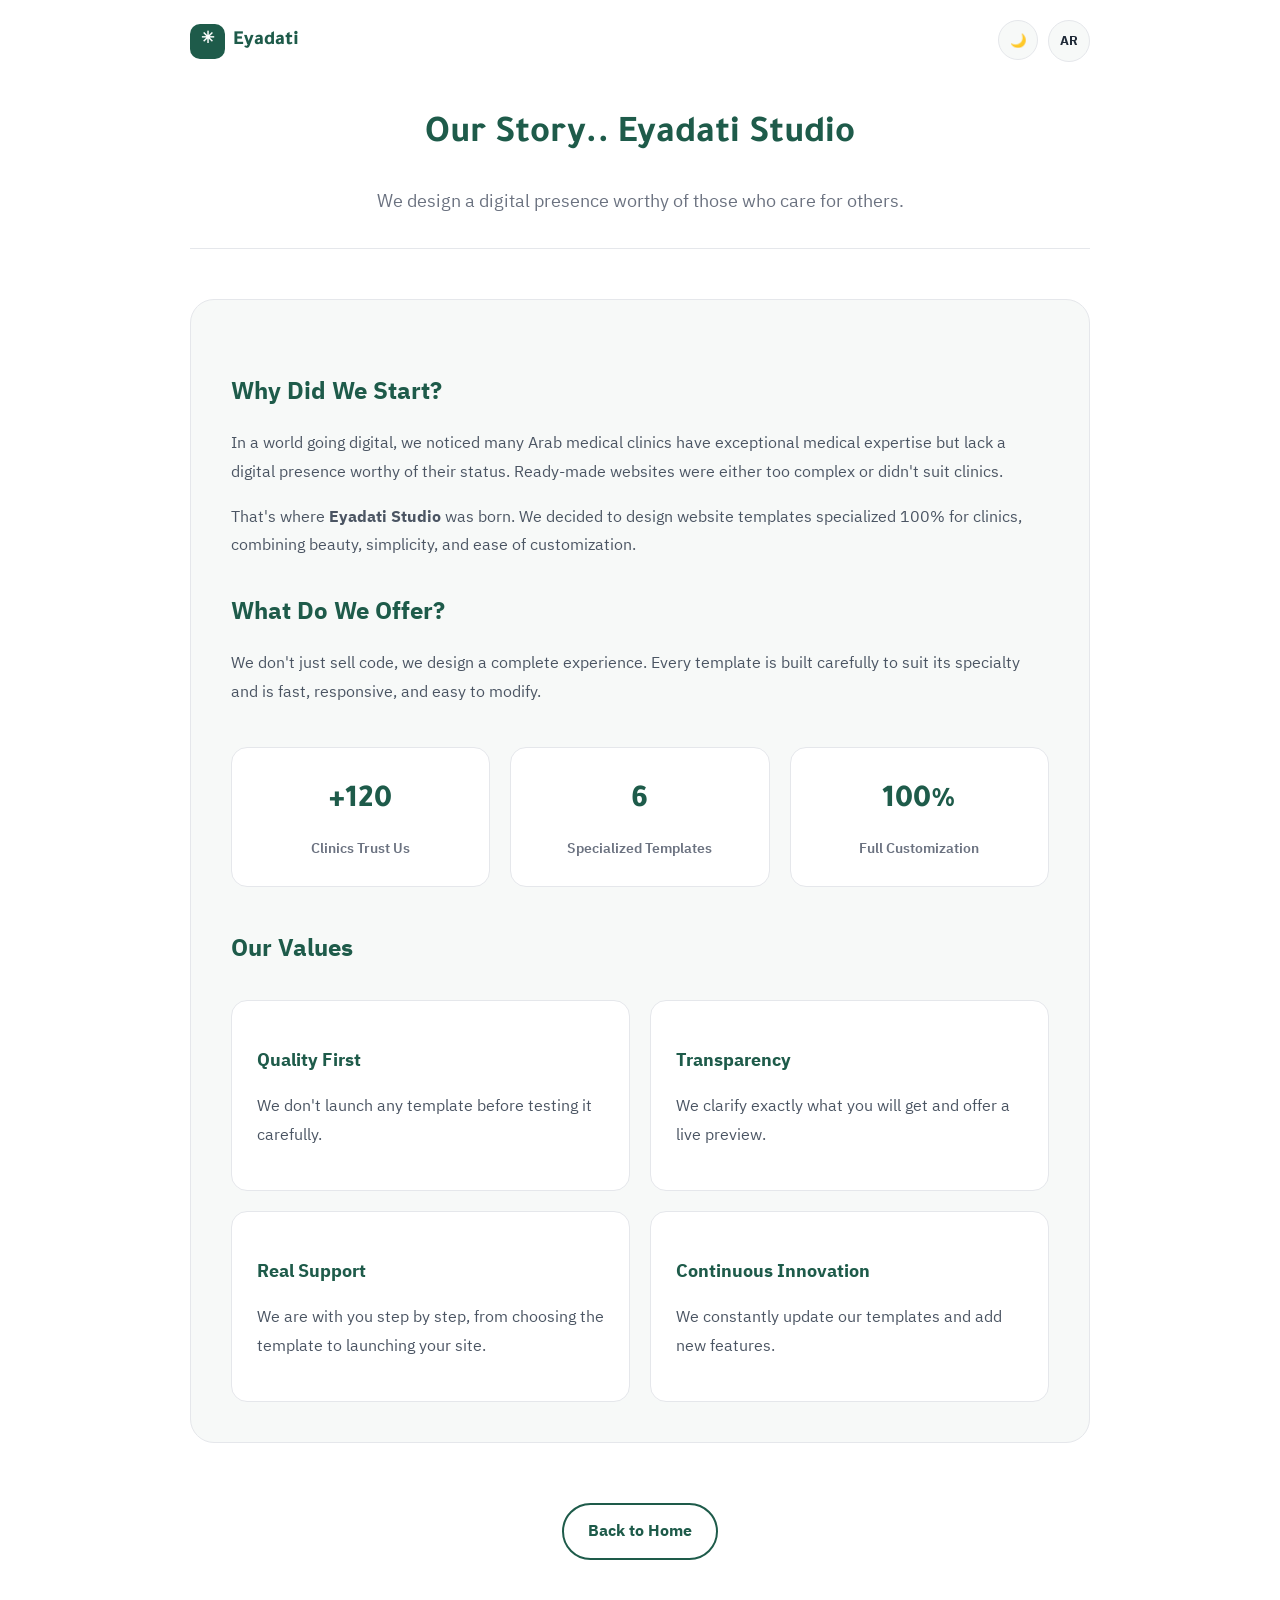
<file: about-en.html>
<!DOCTYPE html>
<html lang="en" dir="ltr">
<head>
<meta charset="utf-8">
<meta name="viewport" content="width=device-width, initial-scale=1">
<title>About Us | Eyadati Studio</title>
<link href="https://fonts.googleapis.com/css2?family=IBM+Plex+Sans+Arabic:wght@400;500;600;700&family=Tajawal:wght@700;800&display=swap" rel="stylesheet">
<style>
  :root { --bg: #ffffff; --surface: #f7f9f8; --ink: #1f2937; --ink-soft: #4b5563; --muted: #6b7280; --line: #e5e7eb; --primary: #1e5b4a; --primary-hover: #154335; --accent-light: #e8f3ef; --font-body: 'IBM Plex Sans Arabic', sans-serif; --font-display: 'Tajawal', sans-serif; }
  [data-theme="dark"] { --bg: #121614; --surface: #1a211e; --ink: #e5e7eb; --ink-soft: #9ca3af; --muted: #6b7280; --line: #2d3748; --primary: #4ade80; --primary-hover: #22c55e; }
  body { font-family: var(--font-body); background: var(--bg); color: var(--ink); line-height: 1.8; margin: 0; padding: 0; transition: 0.3s; }
  .container { max-width: 900px; margin: 40px auto; padding: 0 20px; }
  .header { text-align: center; margin-bottom: 50px; padding-bottom: 30px; border-bottom: 1px solid var(--line); }
  .header h1 { font-family: var(--font-display); color: var(--primary); font-size: 38px; margin-bottom: 15px; }
  .header p { color: var(--muted); font-size: 18px; max-width: 600px; margin: 0 auto; }
  .content { background: var(--surface); padding: 40px; border-radius: 24px; border: 1px solid var(--line); margin-bottom: 40px; }
  h2 { color: var(--primary); font-size: 24px; margin-top: 30px; margin-bottom: 15px; }
  p, li { color: var(--ink-soft); font-size: 16px; margin-bottom: 15px; }
  .stats { display: grid; grid-template-columns: repeat(3, 1fr); gap: 20px; margin: 40px 0; }
  .stat-box { background: var(--bg); padding: 25px; border-radius: 16px; text-align: center; border: 1px solid var(--line); }
  .stat-number { font-family: var(--font-display); font-size: 32px; font-weight: 800; color: var(--primary); margin-bottom: 5px; }
  .stat-label { font-size: 14px; color: var(--muted); font-weight: 600; }
  .values-grid { display: grid; grid-template-columns: 1fr 1fr; gap: 20px; margin-top: 30px; }
  .value-item { background: var(--bg); padding: 25px; border-radius: 16px; border: 1px solid var(--line); }
  .value-item h3 { color: var(--primary); font-size: 18px; margin-bottom: 10px; }
  .back-link { display: inline-block; margin-top: 20px; color: var(--primary); text-decoration: none; font-weight: 700; border: 2px solid var(--primary); padding: 12px 24px; border-radius: 50px; transition: 0.3s; }
  .back-link:hover { background: var(--primary); color: #fff; }
  @media (max-width: 768px) { .stats, .values-grid { grid-template-columns: 1fr; } .content { padding: 25px; } }
</style>
</head>
<body>

<header style="max-width: 900px; margin: 20px auto; padding: 0 20px; display: flex; justify-content: space-between; align-items: center;">
  <a href="index-en.html" style="display: flex; align-items: center; gap: 8px; color: var(--primary); text-decoration: none; font-weight: 800; font-size: 20px; font-family: var(--font-display);">
    <span style="width: 35px; height: 35px; background: var(--primary); color: #fff; border-radius: 10px; display: grid; place-items: center; font-size: 16px;">✳</span>
    Eyadati
  </a>
  <div style="display: flex; gap: 10px;">
    <button id="themeToggle" style="width: 40px; height: 40px; border-radius: 50%; border: 1px solid var(--line); background: var(--surface); color: var(--ink); cursor: pointer; display: grid; place-items: center;">🌙</button>
    <a href="about.html" style="width: 40px; height: 40px; border-radius: 50%; border: 1px solid var(--line); background: var(--surface); color: var(--ink); text-decoration: none; font-weight: 700; font-size: 13px; display: grid; place-items: center;">AR</a>
  </div>
</header>

<div class="container">
  <div class="header">
    <h1>Our Story.. Eyadati Studio</h1>
    <p>We design a digital presence worthy of those who care for others.</p>
  </div>
  <div class="content">
    <h2>Why Did We Start?</h2>
    <p>In a world going digital, we noticed many Arab medical clinics have exceptional medical expertise but lack a digital presence worthy of their status. Ready-made websites were either too complex or didn't suit clinics.</p>
    <p>That's where <strong>Eyadati Studio</strong> was born. We decided to design website templates specialized 100% for clinics, combining beauty, simplicity, and ease of customization.</p>
    <h2>What Do We Offer?</h2>
    <p>We don't just sell code, we design a complete experience. Every template is built carefully to suit its specialty and is fast, responsive, and easy to modify.</p>
    <div class="stats">
      <div class="stat-box"><div class="stat-number">+120</div><div class="stat-label">Clinics Trust Us</div></div>
      <div class="stat-box"><div class="stat-number">6</div><div class="stat-label">Specialized Templates</div></div>
      <div class="stat-box"><div class="stat-number">100%</div><div class="stat-label">Full Customization</div></div>
    </div>
    <h2>Our Values</h2>
    <div class="values-grid">
      <div class="value-item"><h3>Quality First</h3><p>We don't launch any template before testing it carefully.</p></div>
      <div class="value-item"><h3>Transparency</h3><p>We clarify exactly what you will get and offer a live preview.</p></div>
      <div class="value-item"><h3>Real Support</h3><p>We are with you step by step, from choosing the template to launching your site.</p></div>
      <div class="value-item"><h3>Continuous Innovation</h3><p>We constantly update our templates and add new features.</p></div>
    </div>
  </div>
  <div style="text-align: center;"><a href="index-en.html" class="back-link">Back to Home</a></div>
</div>

<script>
  document.addEventListener('DOMContentLoaded', () => {
    const isDark = localStorage.getItem('theme') === 'dark';
    if (isDark) document.documentElement.setAttribute('data-theme', 'dark');
    const btn = document.getElementById('themeToggle');
    if(btn) {
      btn.addEventListener('click', () => {
        const nowDark = document.documentElement.getAttribute('data-theme') === 'dark';
        if(nowDark) { document.documentElement.removeAttribute('data-theme'); localStorage.setItem('theme', 'light'); }
        else { document.documentElement.setAttribute('data-theme', 'dark'); localStorage.setItem('theme', 'dark'); }
      });
    }
  });
</script>
</body>
</html>
</file>
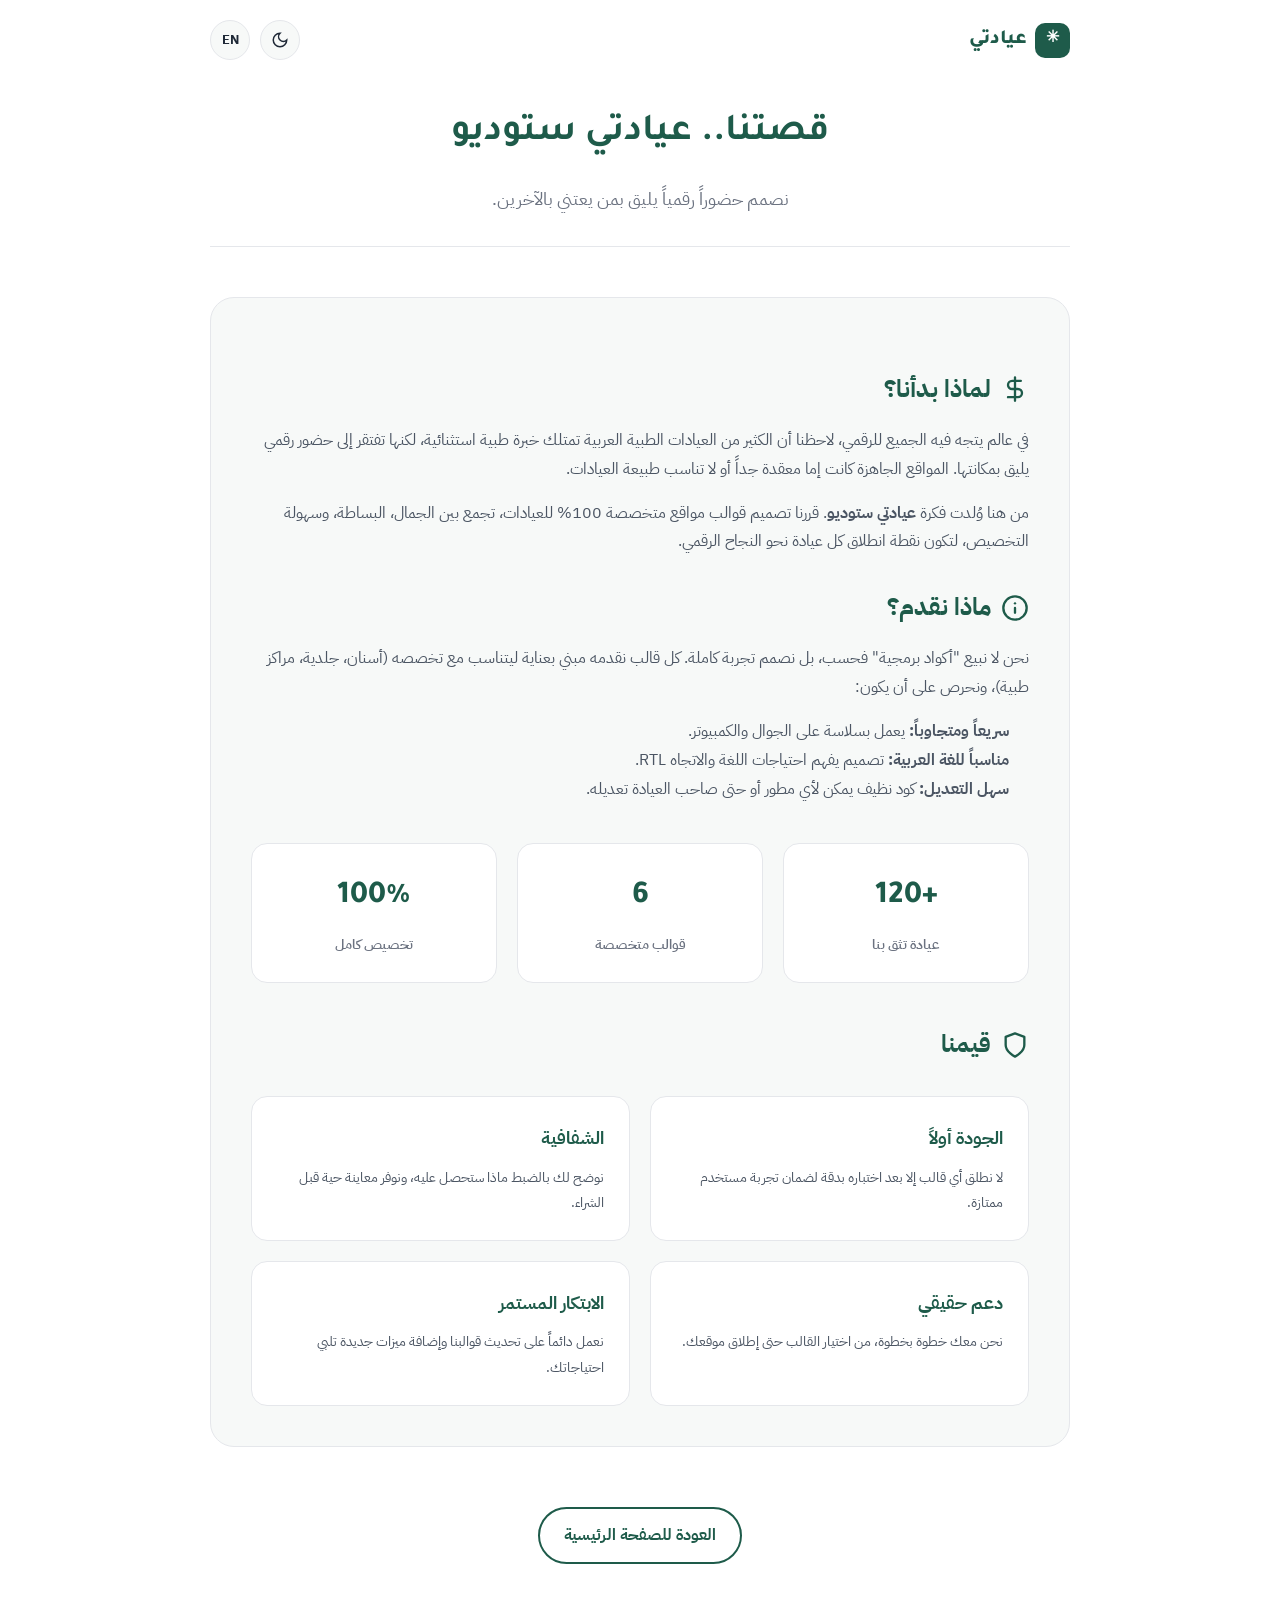
<file: about.html>
<!DOCTYPE html>
<html lang="ar" dir="rtl">
<head>
<meta charset="utf-8">
<meta name="viewport" content="width=device-width, initial-scale=1">
  <!-- SEO Meta Tags -->
  <meta name="description" content="عيادتي ستوديو - قوالب مواقع احترافية للعيادات الطبية وطب الأسنان والجلدية والتجميل، جاهزة للتخصيص مع معاينة مباشرة.">
  <meta name="keywords" content="قوالب عيادات, قوالب مواقع طبية, تصميم مواقع عيادات أسنان, قوالب جلدية وتجميل">
  <meta name="author" content="Eyadati Studio">

  <!-- Open Graph (للمشاركة على السوشيال ميديا) -->
  <meta property="og:title" content="عيادتي ستوديو | قوالب مواقع العيادات">
  <meta property="og:description" content="قوالب مواقع عيادات متخصصة بتصميم احترافي وتجربة عربية متكاملة.">
  <meta property="og:type" content="website">
  <meta property="og:image" content="https://yourwebsite.com/og-image.jpg"> <!-- حط رابط صورة اللوجو بتاعك هنا -->

  <!-- Favicon -->
  <link rel="icon" type="image/png" href="favicon.png"> <!-- حط صورة أيقونة صغيرة في فولدر الموقع -->
  <link rel="stylesheet" href="style.css">
<title>من نحن | عيادتي ستوديو</title>
<link href="https://fonts.googleapis.com/css2?family=IBM+Plex+Sans+Arabic:wght@400;500;600;700&family=Tajawal:wght@700;800&display=swap" rel="stylesheet">
<style>
  :root { --bg: #ffffff; --surface: #f7f9f8; --ink: #1f2937; --ink-soft: #4b5563; --muted: #6b7280; --line: #e5e7eb; --primary: #1e5b4a; --primary-hover: #154335; --accent-light: #e8f3ef; --font-body: 'IBM Plex Sans Arabic', sans-serif; --font-display: 'Tajawal', sans-serif; }
  body { font-family: var(--font-body); background: var(--bg); color: var(--ink); line-height: 1.8; margin: 0; padding: 0; }
  .container { max-width: 900px; margin: 40px auto; padding: 0 20px; }

  /* الهيدر */
  .header { text-align: center; margin-bottom: 50px; padding-bottom: 30px; border-bottom: 1px solid var(--line); }
  .header h1 { font-family: var(--font-display); color: var(--primary); font-size: 38px; margin-bottom: 15px; }
  .header p { color: var(--muted); font-size: 18px; max-width: 600px; margin: 0 auto; }

  /* المحتوى */
  .content { background: var(--surface); padding: 40px; border-radius: 24px; border: 1px solid var(--line); margin-bottom: 40px; }
  h2 { color: var(--primary); font-size: 24px; margin-top: 30px; margin-bottom: 15px; display: flex; align-items: center; gap: 10px; }
  h2 svg { width: 28px; height: 28px; }
  p { color: var(--ink-soft); font-size: 16px; margin-bottom: 15px; }

  /* الإحصائيات */
  .stats { display: grid; grid-template-columns: repeat(3, 1fr); gap: 20px; margin: 40px 0; }
  .stat-box { background: #fff; padding: 25px; border-radius: 16px; text-align: center; border: 1px solid var(--line); transition: 0.3s; }
  .stat-box:hover { transform: translateY(-5px); box-shadow: 0 10px 20px rgba(30,91,74,0.1); }
  .stat-number { font-family: var(--font-display); font-size: 32px; font-weight: 800; color: var(--primary); margin-bottom: 5px; }
  .stat-label { font-size: 14px; color: var(--muted); font-weight: 600; }

  /* القيم */
  .values-grid { display: grid; grid-template-columns: 1fr 1fr; gap: 20px; margin-top: 30px; }
  .value-item { background: #fff; padding: 25px; border-radius: 16px; border: 1px solid var(--line); }
  .value-item h3 { color: var(--primary); font-size: 18px; margin-bottom: 10px; }
  .value-item p { font-size: 14px; margin: 0; }

  .back-link { display: inline-block; margin-top: 20px; color: var(--primary); text-decoration: none; font-weight: 700; border: 2px solid var(--primary); padding: 12px 24px; border-radius: 50px; transition: 0.3s; }
  .back-link:hover { background: var(--primary); color: #fff; }

  @media (max-width: 768px) {
    .stats, .values-grid { grid-template-columns: 1fr; }
    .content { padding: 25px; }
    .header h1 { font-size: 28px; }
  }
</style>
<script>
  // كود قراءة الوضع الليلي
  const currentTheme = localStorage.getItem('theme');
  if (currentTheme === 'dark') {
    document.documentElement.setAttribute('data-theme', 'dark');
  }
</script>
</head>
<body>
    <!-- الشريط العلوي الموحد -->
<header style="max-width: 900px; margin: 20px auto; padding: 0 20px; display: flex; justify-content: space-between; align-items: center;">
  <a href="index.html" style="display: flex; align-items: center; gap: 8px; color: var(--primary); text-decoration: none; font-weight: 800; font-size: 20px; font-family: var(--font-display);">
    <span style="width: 35px; height: 35px; background: var(--primary); color: #fff; border-radius: 10px; display: grid; place-items: center; font-size: 16px;">✳</span>
    عيادتي
  </a>

  <div style="display: flex; gap: 10px;">
    <!-- زرار الوضع الليلي -->
    <button id="themeToggle" aria-label="الوضع الليلي" style="width: 40px; height: 40px; border-radius: 50%; border: 1px solid var(--line); background: var(--surface); color: var(--ink); cursor: pointer; display: grid; place-items: center; transition: 0.3s;">
      <svg width="18" height="18" viewBox="0 0 24 24" fill="none" stroke="currentColor" stroke-width="2"><path d="M12 3a6 6 0 0 0 9 9 9 9 0 1 1-9-9Z"/></svg>
    </button>

    <!-- زرار اللغة -->
    <a href="about-en.html" style="width: 40px; height: 40px; border-radius: 50%; border: 1px solid var(--line); background: var(--surface); color: var(--ink); text-decoration: none; font-weight: 700; font-size: 13px; display: grid; place-items: center; transition: 0.3s;">
      EN
    </a>
  </div>
</header>
<div class="container">
  <div class="header">
    <h1>قصتنا.. عيادتي ستوديو</h1>
    <p>نصمم حضوراً رقمياً يليق بمن يعتني بالآخرين.</p>
  </div>

  <div class="content">
    <h2>
      <svg viewBox="0 0 24 24" fill="none" stroke="currentColor" stroke-width="2" stroke-linecap="round" stroke-linejoin="round"><path d="M12 2v20M17 5H9.5a3.5 3.5 0 0 0 0 7h5a3.5 3.5 0 0 1 0 7H6"/></svg>
      لماذا بدأنا؟
    </h2>
    <p>في عالم يتجه فيه الجميع للرقمي، لاحظنا أن الكثير من العيادات الطبية العربية تمتلك خبرة طبية استثنائية، لكنها تفتقر إلى حضور رقمي يليق بمكانتها. المواقع الجاهزة كانت إما معقدة جداً أو لا تناسب طبيعة العيادات.</p>
    <p>من هنا وُلدت فكرة <strong>عيادتي ستوديو</strong>. قررنا تصميم قوالب مواقع متخصصة 100% للعيادات، تجمع بين الجمال، البساطة، وسهولة التخصيص، لتكون نقطة انطلاق كل عيادة نحو النجاح الرقمي.</p>

    <h2>
      <svg viewBox="0 0 24 24" fill="none" stroke="currentColor" stroke-width="2" stroke-linecap="round" stroke-linejoin="round"><circle cx="12" cy="12" r="10"/><path d="M12 16v-4"/><path d="M12 8h.01"/></svg>
      ماذا نقدم؟
    </h2>
    <p>نحن لا نبيع "أكواد برمجية" فحسب، بل نصمم تجربة كاملة. كل قالب نقدمه مبني بعناية ليتناسب مع تخصصه (أسنان، جلدية، مراكز طبية)، ونحرص على أن يكون:</p>
    <ul style="color: var(--ink-soft); font-size: 16px; margin-bottom: 20px; padding-right: 20px;">
      <li><strong>سريعاً ومتجاوباً:</strong> يعمل بسلاسة على الجوال والكمبيوتر.</li>
      <li><strong>مناسباً للغة العربية:</strong> تصميم يفهم احتياجات اللغة والاتجاه RTL.</li>
      <li><strong>سهل التعديل:</strong> كود نظيف يمكن لأي مطور أو حتى صاحب العيادة تعديله.</li>
    </ul>

    <div class="stats">
      <div class="stat-box">
        <div class="stat-number">+120</div>
        <div class="stat-label">عيادة تثق بنا</div>
      </div>
      <div class="stat-box">
        <div class="stat-number">6</div>
        <div class="stat-label">قوالب متخصصة</div>
      </div>
      <div class="stat-box">
        <div class="stat-number">100%</div>
        <div class="stat-label">تخصيص كامل</div>
      </div>
    </div>

    <h2>
      <svg viewBox="0 0 24 24" fill="none" stroke="currentColor" stroke-width="2" stroke-linecap="round" stroke-linejoin="round"><path d="M12 22s8-4 8-10V5l-8-3-8 3v7c0 6 8 10 8 10z"/></svg>
      قيمنا
    </h2>
    <div class="values-grid">
      <div class="value-item">
        <h3>الجودة أولاً</h3>
        <p>لا نطلق أي قالب إلا بعد اختباره بدقة لضمان تجربة مستخدم ممتازة.</p>
      </div>
      <div class="value-item">
        <h3>الشفافية</h3>
        <p>نوضح لك بالضبط ماذا ستحصل عليه، ونوفر معاينة حية قبل الشراء.</p>
      </div>
      <div class="value-item">
        <h3>دعم حقيقي</h3>
        <p>نحن معك خطوة بخطوة، من اختيار القالب حتى إطلاق موقعك.</p>
      </div>
      <div class="value-item">
        <h3>الابتكار المستمر</h3>
        <p>نعمل دائماً على تحديث قوالبنا وإضافة ميزات جديدة تلبي احتياجاتك.</p>
      </div>
    </div>
  </div>

  <div style="text-align: center;">
    <a href="index.html" class="back-link">العودة للصفحة الرئيسية</a>
  </div>
</div>
<script>
  // ===== الحل السحري للوضع الليلي في كل الصفحات =====
  document.addEventListener('DOMContentLoaded', () => {
    const isDark = localStorage.getItem('theme') === 'dark';
    const toggleBtn = document.getElementById('themeToggle');

    // دالة تغيير الألوان
    function applyDarkMode(enable) {
      if (enable) {
        document.documentElement.setAttribute('data-theme', 'dark');
        document.body.style.backgroundColor = '#121614';
        document.body.style.color = '#e5e7eb';
        // تغيير ألوان الكروت والنصوص لو مش متأثرة بالستايل
        document.querySelectorAll('.container, .content, .contact-form, .contact-info').forEach(el => {
          el.style.backgroundColor = '#1a211e';
          el.style.borderColor = '#2d3748';
          el.style.color = '#e5e7eb';
        });
        document.querySelectorAll('h1, h2, h3, p, label, li').forEach(el => {
          el.style.color = '#e5e7eb';
        });
        document.querySelectorAll('input, textarea').forEach(el => {
          el.style.backgroundColor = '#2d3748';
          el.style.color = '#fff';
          el.style.borderColor = '#4a5568';
        });
      } else {
        document.documentElement.removeAttribute('data-theme');
        document.body.style.backgroundColor = '';
        document.body.style.color = '';
        document.querySelectorAll('.container, .content, .contact-form, .contact-info').forEach(el => {
          el.style.backgroundColor = '';
          el.style.borderColor = '';
          el.style.color = '';
        });
        document.querySelectorAll('h1, h2, h3, p, label, li').forEach(el => {
          el.style.color = '';
        });
        document.querySelectorAll('input, textarea').forEach(el => {
          el.style.backgroundColor = '';
          el.style.color = '';
          el.style.borderColor = '';
        });
      }
    }

    // تطبيق الوضع المحفوظ أول ما الصفحة تفتح
    applyDarkMode(isDark);

    // تشغيل الزرار
    if (toggleBtn) {
      toggleBtn.addEventListener('click', () => {
        const currentlyDark = document.documentElement.getAttribute('data-theme') === 'dark';
        const newMode = !currentlyDark;
        localStorage.setItem('theme', newMode ? 'dark' : 'light');
        applyDarkMode(newMode);
      });
    }
  });
</script>
</body>
</html>
</file>
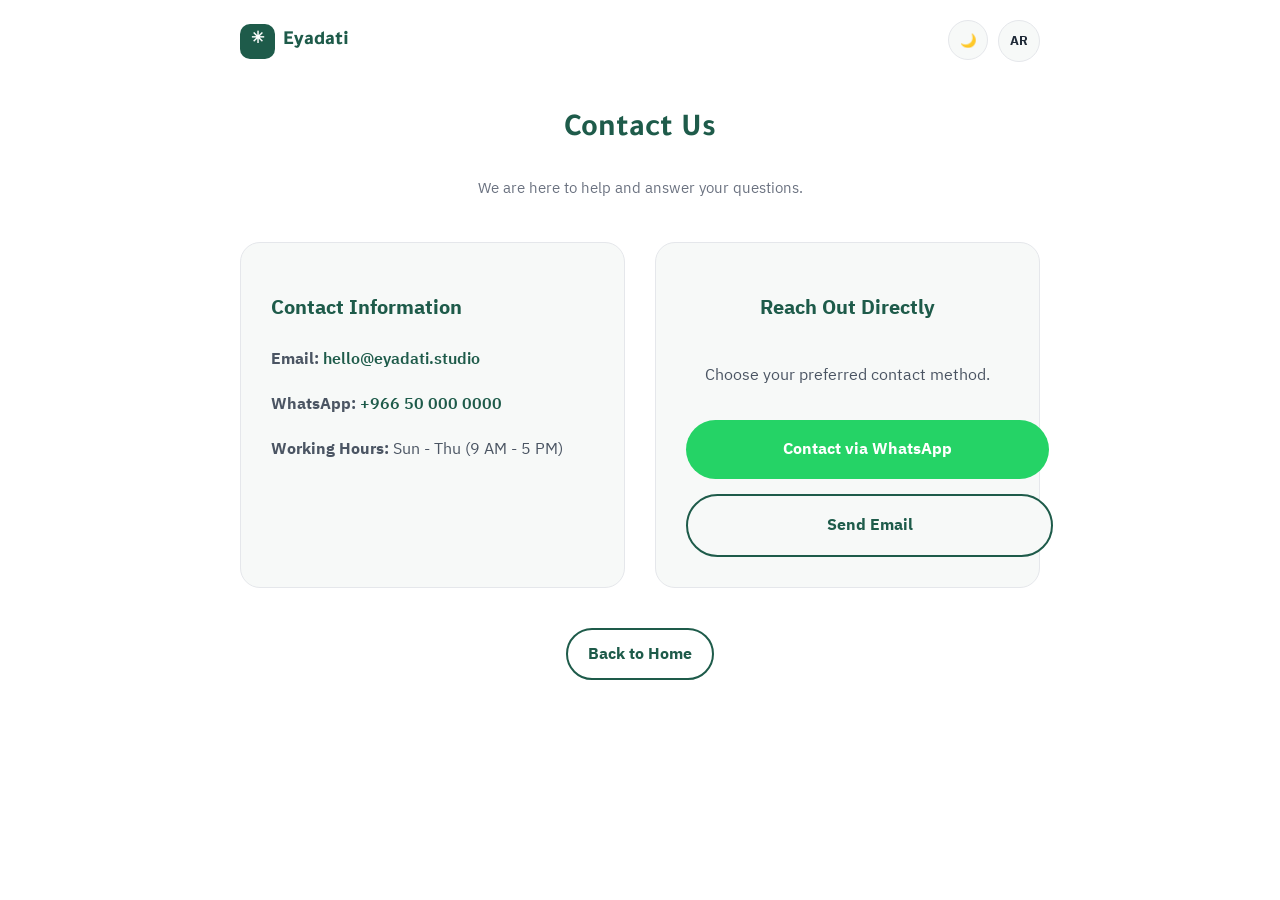
<file: contact-en.html>
<!DOCTYPE html>
<html lang="en" dir="ltr">
<head>
<meta charset="utf-8">
<meta name="viewport" content="width=device-width, initial-scale=1">
<title>Contact Us | Eyadati Studio</title>
<link href="https://fonts.googleapis.com/css2?family=IBM+Plex+Sans+Arabic:wght@400;500;600;700&family=Tajawal:wght@700;800&display=swap" rel="stylesheet">
<style>
  :root { --bg: #ffffff; --surface: #f7f9f8; --ink: #1f2937; --ink-soft: #4b5563; --muted: #6b7280; --line: #e5e7eb; --primary: #1e5b4a; --primary-hover: #154335; --accent-light: #e8f3ef; --font-body: 'IBM Plex Sans Arabic', sans-serif; --font-display: 'Tajawal', sans-serif; }
  [data-theme="dark"] { --bg: #121614; --surface: #1a211e; --ink: #e5e7eb; --ink-soft: #9ca3af; --muted: #6b7280; --line: #2d3748; --primary: #4ade80; --primary-hover: #22c55e; }
  body { font-family: var(--font-body); background: var(--bg); color: var(--ink); line-height: 1.8; margin: 0; padding: 0; transition: 0.3s; }
  .container { max-width: 800px; margin: 40px auto; padding: 0 20px; }
  .header { text-align: center; margin-bottom: 40px; }
  .header h1 { font-family: var(--font-display); color: var(--primary); font-size: 32px; margin-bottom: 10px; }
  .header p { color: var(--muted); font-size: 15px; }
  .contact-grid { display: grid; grid-template-columns: 1fr 1fr; gap: 30px; }
  .contact-info { background: var(--surface); padding: 30px; border-radius: 20px; border: 1px solid var(--line); }
  .contact-info h2 { color: var(--primary); font-size: 20px; margin-bottom: 20px; }
  .contact-info p { color: var(--ink-soft); margin-bottom: 15px; }
  .contact-info a { color: var(--primary); text-decoration: none; font-weight: 600; }
  .back-link { display: inline-block; margin-top: 40px; color: var(--primary); text-decoration: none; font-weight: 700; border: 2px solid var(--primary); padding: 10px 20px; border-radius: 50px; transition: 0.3s; }
  @media (max-width: 768px) { .contact-grid { grid-template-columns: 1fr; } }
</style>
</head>
<body>

<header style="max-width: 800px; margin: 20px auto; padding: 0 20px; display: flex; justify-content: space-between; align-items: center;">
  <a href="index-en.html" style="display: flex; align-items: center; gap: 8px; color: var(--primary); text-decoration: none; font-weight: 800; font-size: 20px; font-family: var(--font-display);"><span style="width: 35px; height: 35px; background: var(--primary); color: #fff; border-radius: 10px; display: grid; place-items: center; font-size: 16px;">✳</span> Eyadati</a>
  <div style="display: flex; gap: 10px;">
    <button id="themeToggle" style="width: 40px; height: 40px; border-radius: 50%; border: 1px solid var(--line); background: var(--surface); color: var(--ink); cursor: pointer; display: grid; place-items: center;">🌙</button>
    <a href="contact.html" style="width: 40px; height: 40px; border-radius: 50%; border: 1px solid var(--line); background: var(--surface); color: var(--ink); text-decoration: none; font-weight: 700; font-size: 13px; display: grid; place-items: center;">AR</a>
  </div>
</header>

<div class="container">
  <div class="header"><h1>Contact Us</h1><p>We are here to help and answer your questions.</p></div>
  <div class="contact-grid">
    <div class="contact-info">
      <h2>Contact Information</h2>
      <p><strong>Email:</strong> <a href="mailto:hello@eyadati.studio">hello@eyadati.studio</a></p>
      <p><strong>WhatsApp:</strong> <a href="https://wa.me/966500000000">+966 50 000 0000</a></p>
      <p><strong>Working Hours:</strong> Sun - Thu (9 AM - 5 PM)</p>
    </div>
    <div class="contact-info" style="display: flex; flex-direction: column; justify-content: center; text-align: center;">
      <h2 style="margin-bottom: 20px;">Reach Out Directly</h2>
      <p style="color: var(--ink-soft); margin-bottom: 30px;">Choose your preferred contact method.</p>
      <a href="https://wa.me/966500000000" target="_blank" style="display: flex; align-items: center; justify-content: center; gap: 10px; width: 100%; background: #25D366; color: #fff; text-decoration: none; padding: 15px 20px; border-radius: 50px; font-weight: 700; font-size: 16px; margin-bottom: 15px;">Contact via WhatsApp</a>
      <a href="mailto:hello@eyadati.studio" style="display: flex; align-items: center; justify-content: center; gap: 10px; width: 100%; background: var(--surface); color: var(--primary); border: 2px solid var(--primary); text-decoration: none; padding: 15px 20px; border-radius: 50px; font-weight: 700; font-size: 16px;">Send Email</a>
    </div>
  </div>
  <div style="text-align: center;"><a href="index-en.html" class="back-link">Back to Home</a></div>
</div>

<script>
  document.addEventListener('DOMContentLoaded', () => {
    const isDark = localStorage.getItem('theme') === 'dark';
    if (isDark) document.documentElement.setAttribute('data-theme', 'dark');
    const btn = document.getElementById('themeToggle');
    if(btn) {
      btn.addEventListener('click', () => {
        const nowDark = document.documentElement.getAttribute('data-theme') === 'dark';
        if(nowDark) { document.documentElement.removeAttribute('data-theme'); localStorage.setItem('theme', 'light'); }
        else { document.documentElement.setAttribute('data-theme', 'dark'); localStorage.setItem('theme', 'dark'); }
      });
    }
  });
</script>
</body>
</html>
</file>
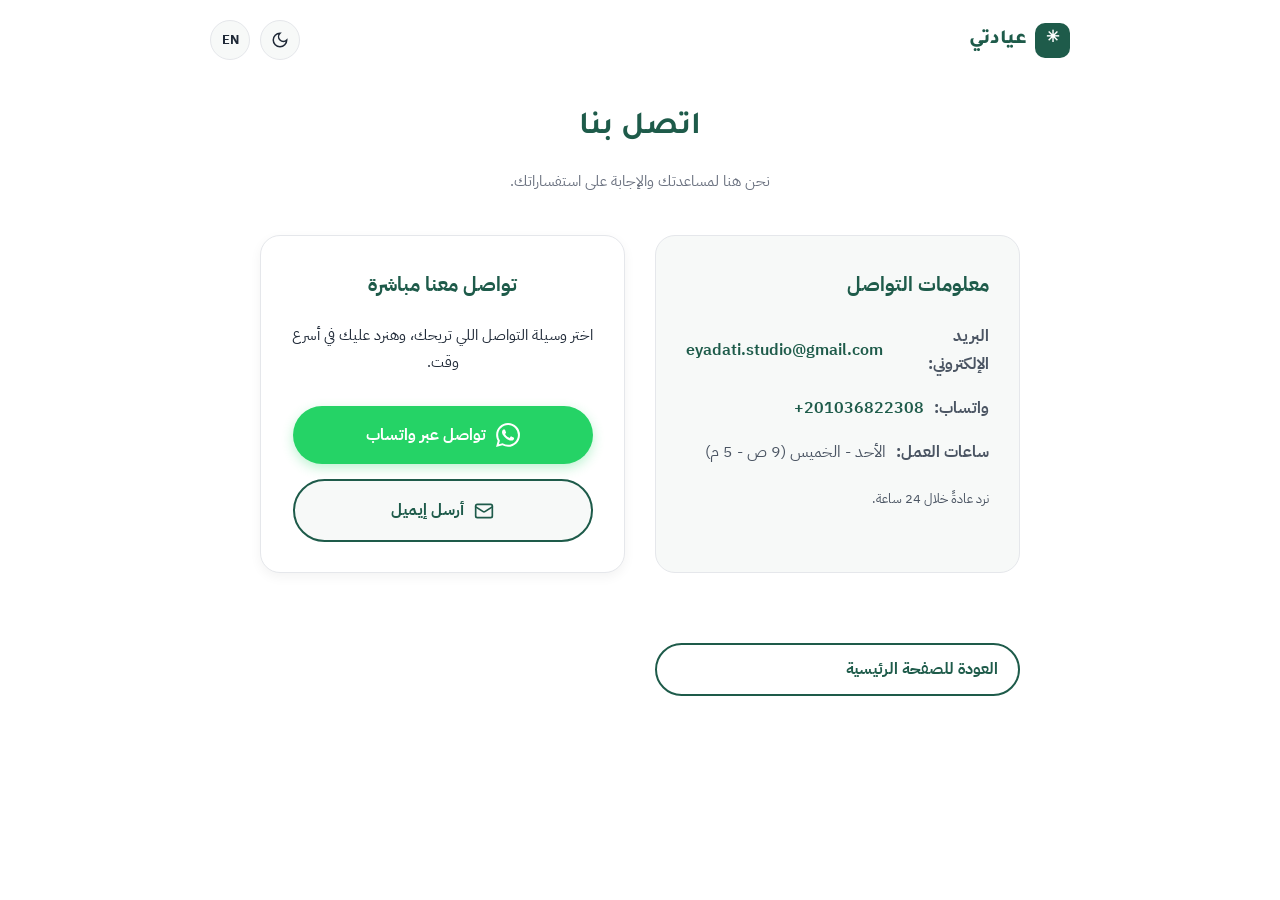
<file: contact.html>
<!DOCTYPE html>
<html lang="ar" dir="rtl">
<head>
<meta charset="utf-8">
<meta name="viewport" content="width=device-width, initial-scale=1">
  <!-- SEO Meta Tags -->
  <meta name="description" content="عيادتي ستوديو - قوالب مواقع احترافية للعيادات الطبية وطب الأسنان والجلدية والتجميل، جاهزة للتخصيص مع معاينة مباشرة.">
  <meta name="keywords" content="قوالب عيادات, قوالب مواقع طبية, تصميم مواقع عيادات أسنان, قوالب جلدية وتجميل">
  <meta name="author" content="Eyadati Studio">

  <!-- Open Graph (للمشاركة على السوشيال ميديا) -->
  <meta property="og:title" content="عيادتي ستوديو | قوالب مواقع العيادات">
  <meta property="og:description" content="قوالب مواقع عيادات متخصصة بتصميم احترافي وتجربة عربية متكاملة.">
  <meta property="og:type" content="website">
  <meta property="og:image" content="https://yourwebsite.com/og-image.jpg"> <!-- حط رابط صورة اللوجو بتاعك هنا -->

  <!-- Favicon -->
  <link rel="icon" type="image/png" href="favicon.png"> <!-- حط صورة أيقونة صغيرة في فولدر الموقع -->
  <link rel="stylesheet" href="style.css">
<title>اتصل بنا | عيادتي ستوديو</title>
<link href="https://fonts.googleapis.com/css2?family=IBM+Plex+Sans+Arabic:wght@400;500;600;700&family=Tajawal:wght@700;800&display=swap" rel="stylesheet">
<style>
  :root { --bg: #ffffff; --surface: #f7f9f8; --ink: #1f2937; --ink-soft: #4b5563; --muted: #6b7280; --line: #e5e7eb; --primary: #1e5b4a; --primary-hover: #154335; --accent-light: #e8f3ef; --font-body: 'IBM Plex Sans Arabic', sans-serif; --font-display: 'Tajawal', sans-serif; }
  body { font-family: var(--font-body); background: var(--bg); color: var(--ink); line-height: 1.8; margin: 0; padding: 0; }
  .container { max-width: 800px; margin: 40px auto; padding: 0 20px; }
  .header { text-align: center; margin-bottom: 40px; }
  .header h1 { font-family: var(--font-display); color: var(--primary); font-size: 32px; margin-bottom: 10px; }
  .header p { color: var(--muted); font-size: 15px; }

  .contact-grid { display: grid; grid-template-columns: 1fr 1fr; gap: 30px; }
  .contact-info { background: var(--surface); padding: 30px; border-radius: 20px; border: 1px solid var(--line); }
  .contact-info h2 { color: var(--primary); font-size: 20px; margin-bottom: 20px; }
  .contact-info p { color: var(--ink-soft); margin-bottom: 15px; display: flex; align-items: center; gap: 10px; }
  .contact-info a { color: var(--primary); text-decoration: none; font-weight: 600; }

  .contact-form { background: #fff; padding: 30px; border-radius: 20px; border: 1px solid var(--line); box-shadow: 0 4px 12px rgba(0,0,0,0.05); }
  .contact-form h2 { color: var(--primary); font-size: 20px; margin-bottom: 20px; }
  .form-group { margin-bottom: 15px; }
  .form-group label { display: block; font-size: 14px; font-weight: 600; margin-bottom: 5px; color: var(--ink); }
  .form-group input, .form-group textarea { width: 100%; padding: 12px; border: 1px solid var(--line); border-radius: 10px; font-family: var(--font-body); font-size: 14px; outline: none; transition: 0.2s; box-sizing: border-box; }
  .form-group input:focus, .form-group textarea:focus { border-color: var(--primary); box-shadow: 0 0 0 3px var(--accent-light); }
  .btn-submit { width: 100%; background: var(--primary); color: #fff; border: none; padding: 14px; border-radius: 50px; font-weight: 700; font-size: 16px; cursor: pointer; transition: 0.3s; margin-top: 10px; }
  .btn-submit:hover { background: var(--primary-hover); transform: translateY(-2px); }

  .back-link { display: inline-block; margin-top: 40px; color: var(--primary); text-decoration: none; font-weight: 700; border: 2px solid var(--primary); padding: 10px 20px; border-radius: 50px; transition: 0.3s; }
  .back-link:hover { background: var(--primary); color: #fff; }

  @media (max-width: 768px) { .contact-grid { grid-template-columns: 1fr; } }
</style>
<script>
  // كود قراءة الوضع الليلي
  const currentTheme = localStorage.getItem('theme');
  if (currentTheme === 'dark') {
    document.documentElement.setAttribute('data-theme', 'dark');
  }
</script>
</head>
<body>
    <header style="max-width: 900px; margin: 20px auto; padding: 0 20px; display: flex; justify-content: space-between; align-items: center;">
  <a href="index.html" style="display: flex; align-items: center; gap: 8px; color: var(--primary); text-decoration: none; font-weight: 800; font-size: 20px; font-family: var(--font-display);">
    <span style="width: 35px; height: 35px; background: var(--primary); color: #fff; border-radius: 10px; display: grid; place-items: center; font-size: 16px;">✳</span>
    عيادتي
  </a>

  <div style="display: flex; gap: 10px;">
    <!-- زرار الوضع الليلي -->
    <button id="themeToggle" aria-label="الوضع الليلي" style="width: 40px; height: 40px; border-radius: 50%; border: 1px solid var(--line); background: var(--surface); color: var(--ink); cursor: pointer; display: grid; place-items: center; transition: 0.3s;">
      <svg width="18" height="18" viewBox="0 0 24 24" fill="none" stroke="currentColor" stroke-width="2"><path d="M12 3a6 6 0 0 0 9 9 9 9 0 1 1-9-9Z"/></svg>
    </button>

    <!-- زرار اللغة -->
    <a href="contact-en.html" style="width: 40px; height: 40px; border-radius: 50%; border: 1px solid var(--line); background: var(--surface); color: var(--ink); text-decoration: none; font-weight: 700; font-size: 13px; display: grid; place-items: center; transition: 0.3s;">
      EN
    </a>
  </div>
</header>
<div class="container">
  <div class="header">
    <h1>اتصل بنا</h1>
    <p>نحن هنا لمساعدتك والإجابة على استفساراتك.</p>
  </div>
  <div class="contact-grid">
    <div class="contact-info">
      <h2>معلومات التواصل</h2>
      <p><strong>البريد الإلكتروني:</strong> <a href="mailto:eyadati.studio@gmail.com">eyadati.studio@gmail.com</a></p>
      <p><strong>واتساب:</strong> <a href="https://wa.me/201036822308" target="_blank">201036822308+</a></p>
      <p><strong>ساعات العمل:</strong> الأحد - الخميس (9 ص - 5 م)</p>
      <p style="margin-top: 20px; font-size: 13px; color: var(--muted);">نرد عادةً خلال 24 ساعة.</p>
    </div>

        <div class="contact-form" style="display: flex; flex-direction: column; justify-content: center; align-items: center; text-align: center;">
      <h2 style="margin-bottom: 20px;">تواصل معنا مباشرة</h2>
      <p style="color: var(--ink-soft); margin-bottom: 30px; font-size: 15px;">اختر وسيلة التواصل اللي تريحك، وهنرد عليك في أسرع وقت.</p>

      <!-- زر واتساب -->
      <a href="https://wa.me/201036822308?text=أهلاً،%20لدي%20استفسار%20بخصوص%20القوالب" target="_blank" style="display: flex; align-items: center; justify-content: center; gap: 10px; width: 100%; max-width: 300px; background: #25D366; color: #fff; text-decoration: none; padding: 15px 20px; border-radius: 50px; font-weight: 700; font-size: 16px; margin-bottom: 15px; transition: 0.3s; box-shadow: 0 4px 12px rgba(37, 211, 102, 0.3);" onmouseover="this.style.transform='translateY(-3px)'" onmouseout="this.style.transform='translateY(0)'">
        <svg width="24" height="24" viewBox="0 0 24 24" fill="currentColor"><path d="M17.472 14.382c-.297-.149-1.758-.867-2.03-.967-.273-.099-.471-.148-.67.15-.197.297-.767.966-.94 1.164-.173.199-.347.223-.644.075-.297-.15-1.255-.463-2.39-1.475-.883-.788-1.48-1.761-1.653-2.059-.173-.297-.018-.458.13-.606.134-.133.298-.347.446-.52.149-.174.198-.298.298-.497.099-.198.05-.371-.025-.52-.075-.149-.669-1.612-.916-2.207-.242-.579-.487-.5-.669-.51-.173-.008-.371-.01-.57-.01-.198 0-.52.074-.792.372-.272.297-1.04 1.016-1.04 2.479 0 1.462 1.065 2.875 1.213 3.074.149.198 2.096 3.2 5.077 4.487.709.306 1.262.489 1.694.625.712.227 1.36.195 1.871.118.571-.085 1.758-.719 2.006-1.413.248-.694.248-1.289.173-1.413-.074-.124-.272-.198-.57-.347m-5.421 7.403h-.004a9.87 9.87 0 01-5.031-1.378l-.361-.214-3.741.982.998-3.648-.235-.374a9.86 9.86 0 01-1.51-5.26c.001-5.45 4.436-9.884 9.888-9.884 2.64 0 5.122 1.03 6.988 2.898a9.825 9.825 0 012.893 6.994c-.003 5.45-4.437 9.884-9.885 9.884m8.413-18.297A11.815 11.815 0 0012.05 0C5.495 0 .16 5.335.157 11.892c0 2.096.547 4.142 1.588 5.945L.057 24l6.305-1.654a11.882 11.882 0 005.683 1.448h.005c6.554 0 11.89-5.335 11.893-11.893a11.821 11.821 0 00-3.48-8.413Z"/></svg>
        تواصل عبر واتساب
      </a>

      <!-- زر إرسال إيميل -->
      <a href="mailto:eyadati.studio@gmail.com?subject=استفسار%20من%20الموقع" style="display: flex; align-items: center; justify-content: center; gap: 10px; width: 100%; max-width: 300px; background: var(--surface); color: var(--primary); border: 2px solid var(--primary); text-decoration: none; padding: 15px 20px; border-radius: 50px; font-weight: 700; font-size: 16px; transition: 0.3s;" onmouseover="this.style.background='var(--primary)'; this.style.color='#fff';" onmouseout="this.style.background='var(--surface)'; this.style.color='var(--primary)';">
        <svg width="20" height="20" viewBox="0 0 24 24" fill="none" stroke="currentColor" stroke-width="2" stroke-linecap="round" stroke-linejoin="round"><rect width="20" height="16" x="2" y="4" rx="2"/><path d="m22 7-8.97 5.7a1.94 1.94 0 0 1-2.06 0L2 7"/></svg>
        أرسل إيميل
      </a>
    </div>

  <a href="index.html" class="back-link">العودة للصفحة الرئيسية</a>
</div>
</body>
<script>
  // ===== الحل السحري للوضع الليلي في كل الصفحات =====
  document.addEventListener('DOMContentLoaded', () => {
    const isDark = localStorage.getItem('theme') === 'dark';
    const toggleBtn = document.getElementById('themeToggle');

    // دالة تغيير الألوان
    function applyDarkMode(enable) {
      if (enable) {
        document.documentElement.setAttribute('data-theme', 'dark');
        document.body.style.backgroundColor = '#121614';
        document.body.style.color = '#e5e7eb';
        // تغيير ألوان الكروت والنصوص لو مش متأثرة بالستايل
        document.querySelectorAll('.container, .content, .contact-form, .contact-info').forEach(el => {
          el.style.backgroundColor = '#1a211e';
          el.style.borderColor = '#2d3748';
          el.style.color = '#e5e7eb';
        });
        document.querySelectorAll('h1, h2, h3, p, label, li').forEach(el => {
          el.style.color = '#e5e7eb';
        });
        document.querySelectorAll('input, textarea').forEach(el => {
          el.style.backgroundColor = '#2d3748';
          el.style.color = '#fff';
          el.style.borderColor = '#4a5568';
        });
      } else {
        document.documentElement.removeAttribute('data-theme');
        document.body.style.backgroundColor = '';
        document.body.style.color = '';
        document.querySelectorAll('.container, .content, .contact-form, .contact-info').forEach(el => {
          el.style.backgroundColor = '';
          el.style.borderColor = '';
          el.style.color = '';
        });
        document.querySelectorAll('h1, h2, h3, p, label, li').forEach(el => {
          el.style.color = '';
        });
        document.querySelectorAll('input, textarea').forEach(el => {
          el.style.backgroundColor = '';
          el.style.color = '';
          el.style.borderColor = '';
        });
      }
    }

    // تطبيق الوضع المحفوظ أول ما الصفحة تفتح
    applyDarkMode(isDark);

    // تشغيل الزرار
    if (toggleBtn) {
      toggleBtn.addEventListener('click', () => {
        const currentlyDark = document.documentElement.getAttribute('data-theme') === 'dark';
        const newMode = !currentlyDark;
        localStorage.setItem('theme', newMode ? 'dark' : 'light');
        applyDarkMode(newMode);
      });
    }
  });
</script>
</html>
</file>
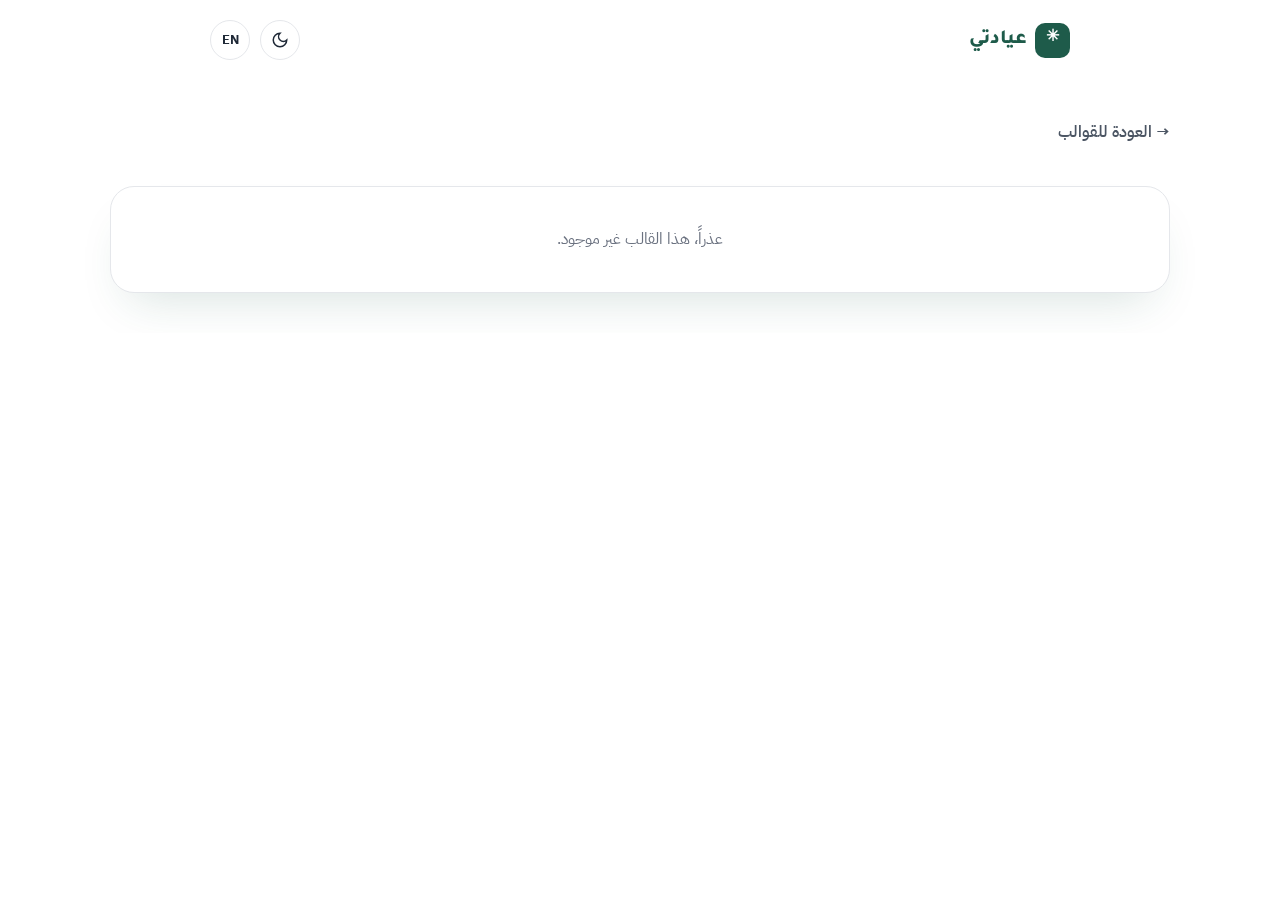
<file: details.html>
<!DOCTYPE html>
<html lang="ar" dir="rtl">
<head>
<meta charset="utf-8">
<meta name="viewport" content="width=device-width, initial-scale=1">
  <!-- SEO Meta Tags -->
  <meta name="description" content="عيادتي ستوديو - قوالب مواقع احترافية للعيادات الطبية وطب الأسنان والجلدية والتجميل، جاهزة للتخصيص مع معاينة مباشرة.">
  <meta name="keywords" content="قوالب عيادات, قوالب مواقع طبية, تصميم مواقع عيادات أسنان, قوالب جلدية وتجميل">
  <meta name="author" content="Eyadati Studio">

  <!-- Open Graph (للمشاركة على السوشيال ميديا) -->
  <meta property="og:title" content="عيادتي ستوديو | قوالب مواقع العيادات">
  <meta property="og:description" content="قوالب مواقع عيادات متخصصة بتصميم احترافي وتجربة عربية متكاملة.">
  <meta property="og:type" content="website">
  <meta property="og:image" content="https://yourwebsite.com/og-image.jpg"> <!-- حط رابط صورة اللوجو بتاعك هنا -->

  <!-- Favicon -->
  <link rel="icon" type="image/png" href="favicon.png"> <!-- حط صورة أيقونة صغيرة في فولدر الموقع -->
<title>تفاصيل القالب | عيادتي ستوديو</title>
<link rel="preconnect" href="https://fonts.googleapis.com">
<link rel="preconnect" href="https://fonts.gstatic.com" crossorigin>
<link href="https://fonts.googleapis.com/css2?family=IBM+Plex+Sans+Arabic:wght@300;400;500;600;700&family=Tajawal:wght@300;400;500;700;800&display=swap" rel="stylesheet">
<link rel="stylesheet" href="style.css">
<style>
  :root {
    --bg: #ffffff; --surface: #ffffff; --section-bg: #f7f9f8; --ink: #1f2937; --ink-soft: #4b5563; --muted: #6b7280; --line: #e5e7eb; --line-soft: #f3f4f6;
    --primary: #1e5b4a; --primary-hover: #154335; --accent: #2e8b6e; --accent-light: #e8f3ef;
    --radius-lg: 24px; --radius-md: 16px; --radius-sm: 12px;
    --shadow-md: 0 8px 24px -8px rgba(30,91,74,.12); --shadow-lg: 0 24px 48px -20px rgba(30,91,74,.18);
    --font-body: 'IBM Plex Sans Arabic', system-ui, sans-serif; --font-display: 'Tajawal', sans-serif;
  }
  * { box-sizing: border-box; margin: 0; padding: 0; }
  body { font-family: var(--font-body); background: var(--bg); color: var(--ink); line-height: 1.6; }
  .container { max-width: 1100px; margin: 0 auto; padding: 40px 20px; }

  /* الهيدر */
  .header { display: flex; justify-content: space-between; align-items: center; margin-bottom: 40px; }
  .back-btn { display: inline-flex; align-items: center; gap: 8px; color: var(--ink-soft); text-decoration: none; font-weight: 600; transition: color 0.2s; }
  .back-btn:hover { color: var(--primary); }

  /* التصميم الرئيسي */
  .template-details { display: grid; grid-template-columns: 1fr 1fr; gap: 40px; background: var(--surface); border: 1px solid var(--line); border-radius: var(--radius-lg); overflow: hidden; box-shadow: var(--shadow-lg); }

  /* الصورة */
  .template-image { width: 100%; height: 100%; min-height: 400px; object-fit: cover; background: var(--section-bg); }

  /* المحتوى */
  .template-info { padding: 40px; display: flex; flex-direction: column; }
  .template-category { color: var(--muted); font-size: 14px; font-weight: 600; margin-bottom: 10px; display: block; }
  .template-title { font-family: var(--font-display); font-size: 32px; font-weight: 800; color: var(--primary); margin-bottom: 15px; }
  .template-desc { font-size: 16px; color: var(--ink-soft); margin-bottom: 25px; line-height: 1.8; }

  /* السعر */
  .price-box { display: flex; align-items: center; gap: 15px; margin-bottom: 30px; padding: 20px; background: var(--section-bg); border-radius: var(--radius-md); }
  .price-main { font-size: 28px; font-weight: 800; color: var(--primary); font-family: var(--font-display); }
  .price-old { font-size: 16px; color: var(--muted); text-decoration: line-through; }

  /* المميزات */
  .features-list { list-style: none; margin-bottom: 40px; }
  .features-list li { display: flex; align-items: center; gap: 10px; margin-bottom: 12px; font-size: 15px; color: var(--ink); }
  .features-list svg { color: var(--primary); flex-shrink: 0; }

  /* الأزرار */
  .action-buttons { display: flex; gap: 15px; margin-top: auto; }
  .btn { display: inline-flex; align-items: center; justify-content: center; gap: 8px; padding: 14px 24px; border-radius: 100px; font-weight: 700; font-size: 15px; text-decoration: none; transition: all 0.2s; border: none; cursor: pointer; width: 100%; }
  .btn-primary { background: var(--primary); color: #fff; box-shadow: 0 8px 20px -8px rgba(30,91,74,.4); }
  .btn-primary:hover { background: var(--primary-hover); transform: translateY(-2px); }
  .btn-outline { background: transparent; color: var(--primary); border: 2px solid var(--primary); }
  .btn-outline:hover { background: var(--accent-light); }

  @media (max-width: 768px) {
    .template-details { grid-template-columns: 1fr; }
    .template-image { min-height: 250px; }
    .template-info { padding: 24px; }
    .template-title { font-size: 24px; }
  }
</style>
</head>
<body>
<header style="max-width: 900px; margin: 20px auto; padding: 0 20px; display: flex; justify-content: space-between; align-items: center;">
  <a href="index.html" style="display: flex; align-items: center; gap: 8px; color: var(--primary); text-decoration: none; font-weight: 800; font-size: 20px; font-family: var(--font-display);">
    <span style="width: 35px; height: 35px; background: var(--primary); color: #fff; border-radius: 10px; display: grid; place-items: center; font-size: 16px;">✳</span>
    عيادتي
  </a>

  <div style="display: flex; gap: 10px;">
    <!-- زرار الوضع الليلي -->
    <button id="themeToggle" aria-label="الوضع الليلي" style="width: 40px; height: 40px; border-radius: 50%; border: 1px solid var(--line); background: var(--surface); color: var(--ink); cursor: pointer; display: grid; place-items: center; transition: 0.3s;">
      <svg width="18" height="18" viewBox="0 0 24 24" fill="none" stroke="currentColor" stroke-width="2"><path d="M12 3a6 6 0 0 0 9 9 9 9 0 1 1-9-9Z"/></svg>
    </button>

    <!-- زرار اللغة -->
    <a href="index-en.html" style="width: 40px; height: 40px; border-radius: 50%; border: 1px solid var(--line); background: var(--surface); color: var(--ink); text-decoration: none; font-weight: 700; font-size: 13px; display: grid; place-items: center; transition: 0.3s;">
      EN
    </a>
  </div>
</header>
<div class="container">
  <div class="header">
    <a href="index.html" id="backBtn" class="back-btn">
      <svg width="20" height="20" viewBox="0 0 24 24" fill="none" stroke="currentColor" stroke-width="2" stroke-linecap="round" stroke-linejoin="round"><path d="m9 18 6-6-6-6"/></svg>
      العودة للقوالب
    </a>
  </div>

  <div class="template-details" id="templateDetails">
    <!-- سيتم ملء البيانات هنا بواسطة JavaScript -->
    <div style="padding: 40px; text-align: center; grid-column: 1/-1; color: var(--muted);">
      جاري تحميل التفاصيل...
    </div>
  </div>
</div>
<script>
  // 1. بنشوف إنت جاي من أنهي صفحة (عن طريق الـ referrer)
  const referrer = document.referrer;
  const isEnglish = referrer.includes('index-en.html');

  // 2. نظبط اتجاه الصفحة وزرار الرجوع بناءً على اللغة
  const backBtn = document.getElementById('backBtn');
  if (isEnglish) {
    document.documentElement.lang = 'en';
    document.documentElement.dir = 'ltr';
    document.title = 'Template Details | Eyadati Studio';
    backBtn.innerHTML = '← Back to Templates';
    backBtn.href = 'index-en.html';
  } else {
    document.documentElement.lang = 'ar';
    document.documentElement.dir = 'rtl';
    document.title = 'تفاصيل القالب | عيادتي ستوديو';
    backBtn.innerHTML = '→ العودة للقوالب';
    backBtn.href = 'index.html';
  }

  // 3. بنجيب الـ ID بتاع القالب من الرابط
  const urlParams = new URLSearchParams(window.location.search);
  const templateId = urlParams.get('id');

  // 4. بنحمل ملف البيانات المناسب (بناءً على اللغة)
  const dataScript = document.createElement('script');
  dataScript.src = isEnglish ? 'data-en.js' : 'data-ar.js'; // تأكد إن اسم ملف العربي عندك صح

  dataScript.onload = () => {
    // 5. بنجيب البيانات من الملف
    const data = window.templatesData || (typeof templatesData !== 'undefined' ? templatesData : []);
    const template = data.find(t => t.id === templateId);
    const container = document.getElementById('templateDetails');

    if (!template) {
      container.innerHTML = `<div style="padding: 40px; text-align: center; grid-column: 1/-1; color: var(--muted);">${isEnglish ? 'Template not found.' : 'عذراً، هذا القالب غير موجود.'}</div>`;
      return;
    }

    // 6. تجهيز النصوص حسب اللغة
    const txt = isEnglish ? {
      currency: 'SAR',
      desc: `${template.subtitle}. This template is carefully designed to give your clinic the digital presence it deserves, with ease of customization to fit your clinic's identity.`,
      includes: 'What does the template include?',
      responsive: '100% Responsive Design',
      cleanCode: 'Clean & Easy to Modify Code (HTML/CSS/JS)',
      livePreview: 'Live Preview',
      buyNow: 'Buy Template Now',
      alertMsg: 'You will be redirected to checkout soon!'
    } : {
      currency: 'ر.س',
      desc: `${template.subtitle}. هذا القالب مصمم بعناية ليعطي عيادتك الحضور الرقمي الذي تستحقه، مع سهولة في التخصيص والتعديل ليتناسب مع هوية عيادتك.`,
      includes: 'ماذا يشمل القالب؟',
      responsive: 'تصميم متجاوب 100% مع جميع الشاشات',
      cleanCode: 'كود نظيف وسهل التعديل (HTML/CSS/JS)',
      livePreview: 'معاينة مباشرة',
      buyNow: 'شراء القالب الآن',
      alertMsg: 'سيتم توجيهك لصفحة الدفع قريباً!'
    };

    // 7. تجهيز الصورة والمميزات والسعر
    const imageHTML = template.imageUrl
      ? `<img src="${template.imageUrl}" alt="${template.name}" class="template-image">`
      : `<div class="template-image" style="background: var(--section-bg); display: grid; place-items: center; font-size: 40px;">✳</div>`;

    const featuresHTML = template.features.map(f => `
      <li>
        <svg width="18" height="18" viewBox="0 0 24 24" fill="none" stroke="currentColor" stroke-width="2" stroke-linecap="round" stroke-linejoin="round"><path d="M20 6 9 17l-5-5"/></svg>
        ${f}
      </li>
    `).join('');

    const oldPriceHTML = template.oldPrice ? `<span class="price-old">${template.oldPrice} ${txt.currency}</span>` : '';

    // 8. عرض المحتوى
    container.innerHTML = `
      ${imageHTML}
      <div class="template-info">
        <span class="template-category">${template.categoryLabel}</span>
        <h1 class="template-title">${template.name}</h1>
        <p class="template-desc">${txt.desc}</p>

        <div class="price-box">
          <span class="price-main">${template.price} ${txt.currency}</span>
          ${oldPriceHTML}
        </div>

        <h3 style="font-size: 18px; margin-bottom: 15px; color: var(--ink);">${txt.includes}</h3>
        <ul class="features-list">
          ${featuresHTML}
          <li>
            <svg width="18" height="18" viewBox="0 0 24 24" fill="none" stroke="currentColor" stroke-width="2" stroke-linecap="round" stroke-linejoin="round"><path d="M20 6 9 17l-5-5"/></svg>
            ${txt.responsive}
          </li>
          <li>
            <svg width="18" height="18" viewBox="0 0 24 24" fill="none" stroke="currentColor" stroke-width="2" stroke-linecap="round" stroke-linejoin="round"><path d="M20 6 9 17l-5-5"/></svg>
            ${txt.cleanCode}
          </li>
        </ul>

        <div class="action-buttons">
          <a href="${template.link}" target="_blank" class="btn btn-outline">${txt.livePreview}</a>
          <button class="btn btn-primary" onclick="alert('${txt.alertMsg}')">${txt.buyNow}</button>
        </div>
      </div>
    `;
  };

  document.body.appendChild(dataScript);
</script>
</body>
</html>
</file>
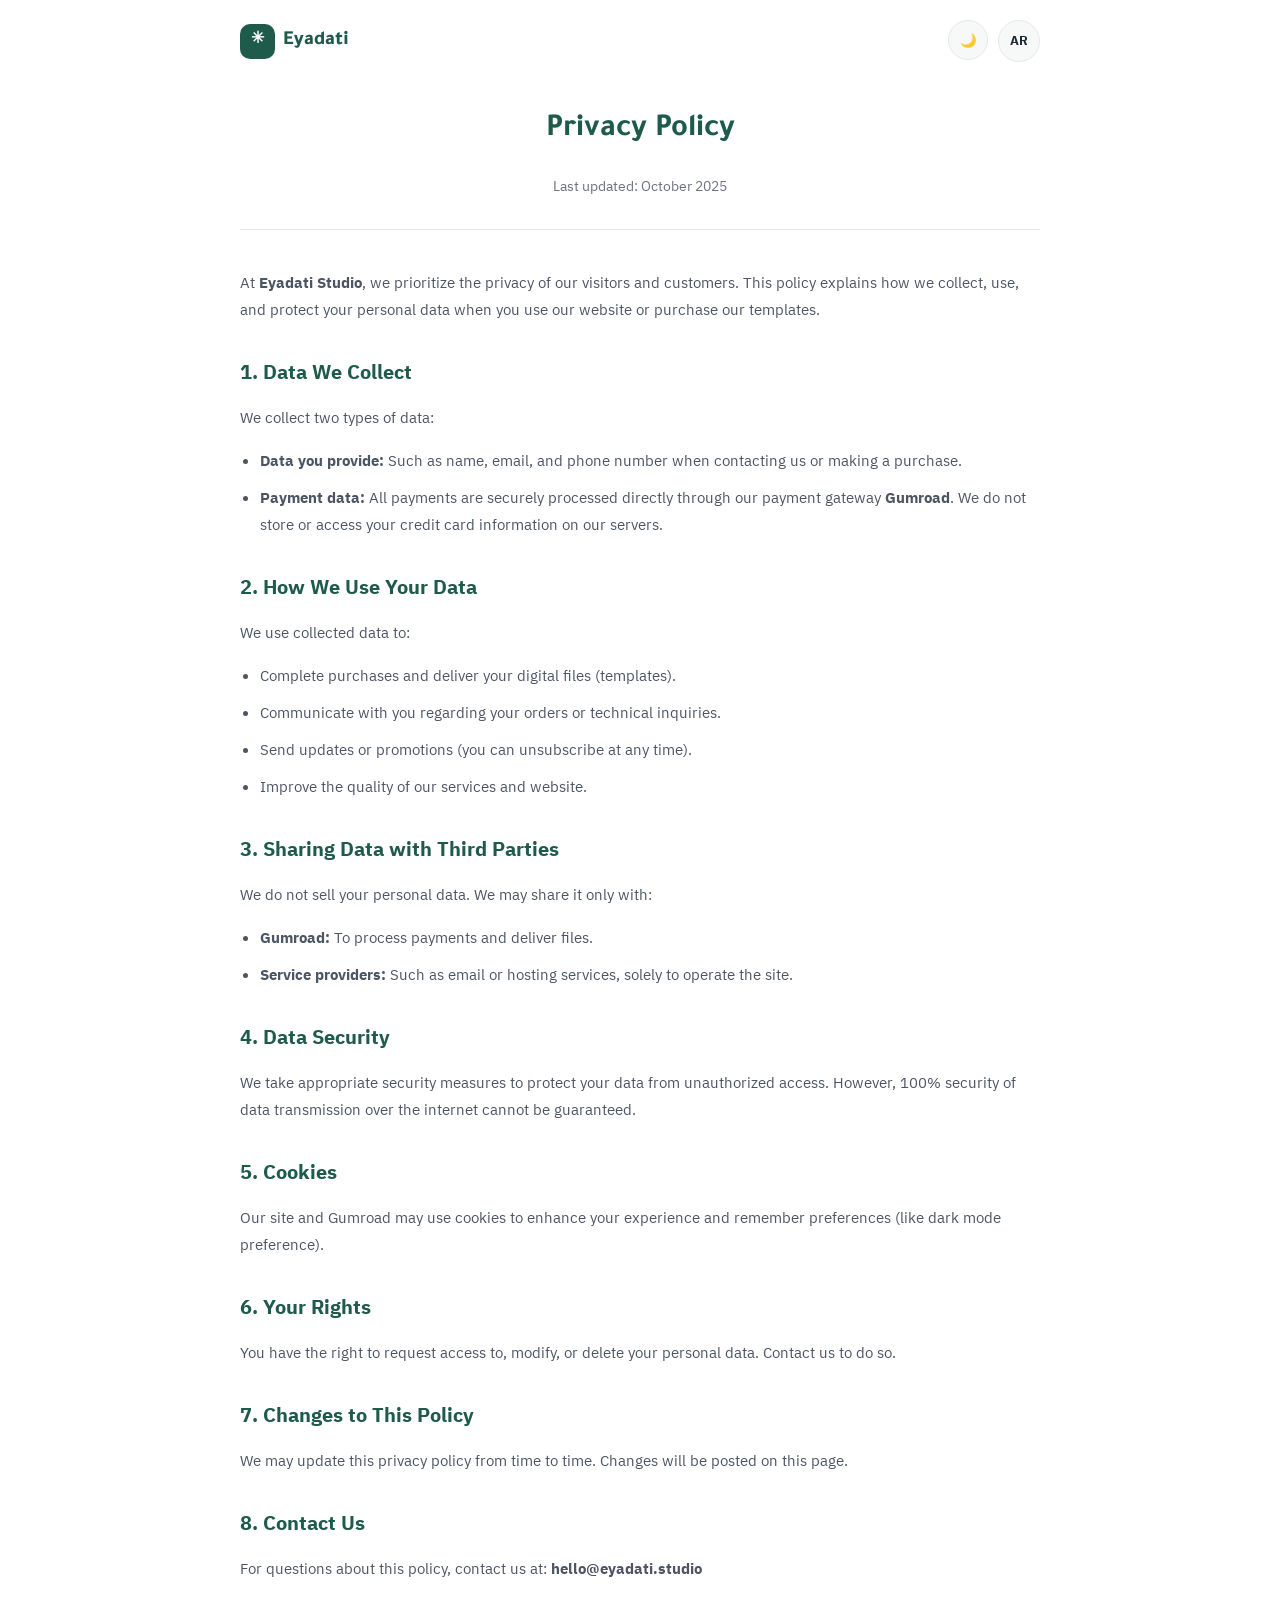
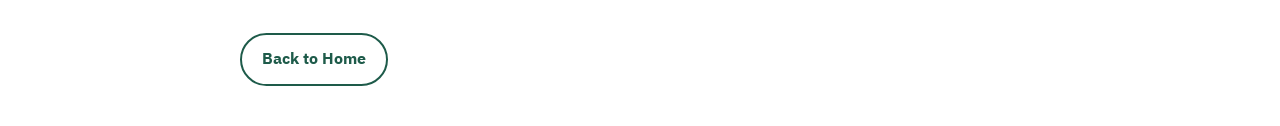
<file: privacy-en.html>
<!DOCTYPE html>
<html lang="en" dir="ltr">
<head>
<meta charset="utf-8">
<meta name="viewport" content="width=device-width, initial-scale=1">
<title>Privacy Policy | Eyadati Studio</title>
<link href="https://fonts.googleapis.com/css2?family=IBM+Plex+Sans+Arabic:wght@400;500;600;700&family=Tajawal:wght@700;800&display=swap" rel="stylesheet">
<style>
  :root { --bg: #ffffff; --surface: #f7f9f8; --ink: #1f2937; --ink-soft: #4b5563; --muted: #6b7280; --line: #e5e7eb; --primary: #1e5b4a; --primary-hover: #154335; --accent-light: #e8f3ef; --font-body: 'IBM Plex Sans Arabic', sans-serif; --font-display: 'Tajawal', sans-serif; }
  [data-theme="dark"] { --bg: #121614; --surface: #1a211e; --ink: #e5e7eb; --ink-soft: #9ca3af; --muted: #6b7280; --line: #2d3748; --primary: #4ade80; --primary-hover: #22c55e; }
  body { font-family: var(--font-body); background: var(--bg); color: var(--ink); line-height: 1.8; margin: 0; padding: 0; transition: 0.3s; }
  .container { max-width: 800px; margin: 40px auto; padding: 0 20px; }
  .header { text-align: center; margin-bottom: 40px; padding-bottom: 20px; border-bottom: 1px solid var(--line); }
  .header h1 { font-family: var(--font-display); color: var(--primary); font-size: 32px; margin-bottom: 10px; }
  .header p { color: var(--muted); font-size: 14px; }
  h2 { color: var(--primary); font-size: 20px; margin-top: 30px; margin-bottom: 15px; }
  p, li { color: var(--ink-soft); font-size: 15px; margin-bottom: 10px; }
  ul { padding-left: 20px; }
  .back-link { display: inline-block; margin-top: 40px; color: var(--primary); text-decoration: none; font-weight: 700; border: 2px solid var(--primary); padding: 10px 20px; border-radius: 50px; transition: 0.3s; }
  .back-link:hover { background: var(--primary); color: #fff; }
</style>
</head>
<body>

<header style="max-width: 800px; margin: 20px auto; padding: 0 20px; display: flex; justify-content: space-between; align-items: center;">
  <a href="index-en.html" style="display: flex; align-items: center; gap: 8px; color: var(--primary); text-decoration: none; font-weight: 800; font-size: 20px; font-family: var(--font-display);"><span style="width: 35px; height: 35px; background: var(--primary); color: #fff; border-radius: 10px; display: grid; place-items: center; font-size: 16px;">✳</span> Eyadati</a>
  <div style="display: flex; gap: 10px;">
    <button id="themeToggle" style="width: 40px; height: 40px; border-radius: 50%; border: 1px solid var(--line); background: var(--surface); color: var(--ink); cursor: pointer; display: grid; place-items: center;">🌙</button>
    <a href="privacy.html" style="width: 40px; height: 40px; border-radius: 50%; border: 1px solid var(--line); background: var(--surface); color: var(--ink); text-decoration: none; font-weight: 700; font-size: 13px; display: grid; place-items: center;">AR</a>
  </div>
</header>

<div class="container">
  <div class="header">
    <h1>Privacy Policy</h1>
    <p>Last updated: October 2025</p>
  </div>

  <p>At <strong>Eyadati Studio</strong>, we prioritize the privacy of our visitors and customers. This policy explains how we collect, use, and protect your personal data when you use our website or purchase our templates.</p>

  <h2>1. Data We Collect</h2>
  <p>We collect two types of data:</p>
  <ul>
    <li><strong>Data you provide:</strong> Such as name, email, and phone number when contacting us or making a purchase.</li>
    <li><strong>Payment data:</strong> All payments are securely processed directly through our payment gateway <strong>Gumroad</strong>. We do not store or access your credit card information on our servers.</li>
  </ul>

  <h2>2. How We Use Your Data</h2>
  <p>We use collected data to:</p>
  <ul>
    <li>Complete purchases and deliver your digital files (templates).</li>
    <li>Communicate with you regarding your orders or technical inquiries.</li>
    <li>Send updates or promotions (you can unsubscribe at any time).</li>
    <li>Improve the quality of our services and website.</li>
  </ul>

  <h2>3. Sharing Data with Third Parties</h2>
  <p>We do not sell your personal data. We may share it only with:</p>
  <ul>
    <li><strong>Gumroad:</strong> To process payments and deliver files.</li>
    <li><strong>Service providers:</strong> Such as email or hosting services, solely to operate the site.</li>
  </ul>

  <h2>4. Data Security</h2>
  <p>We take appropriate security measures to protect your data from unauthorized access. However, 100% security of data transmission over the internet cannot be guaranteed.</p>

  <h2>5. Cookies</h2>
  <p>Our site and Gumroad may use cookies to enhance your experience and remember preferences (like dark mode preference).</p>

  <h2>6. Your Rights</h2>
  <p>You have the right to request access to, modify, or delete your personal data. Contact us to do so.</p>

  <h2>7. Changes to This Policy</h2>
  <p>We may update this privacy policy from time to time. Changes will be posted on this page.</p>

  <h2>8. Contact Us</h2>
  <p>For questions about this policy, contact us at: <strong>hello@eyadati.studio</strong></p>

  <a href="index-en.html" class="back-link">Back to Home</a>
</div>

<script>
  document.addEventListener('DOMContentLoaded', () => {
    const isDark = localStorage.getItem('theme') === 'dark';
    if (isDark) document.documentElement.setAttribute('data-theme', 'dark');
    const btn = document.getElementById('themeToggle');
    if(btn) {
      btn.addEventListener('click', () => {
        const nowDark = document.documentElement.getAttribute('data-theme') === 'dark';
        if(nowDark) { document.documentElement.removeAttribute('data-theme'); localStorage.setItem('theme', 'light'); }
        else { document.documentElement.setAttribute('data-theme', 'dark'); localStorage.setItem('theme', 'dark'); }
      });
    }
  });
</script>
</body>
</html>
</file>
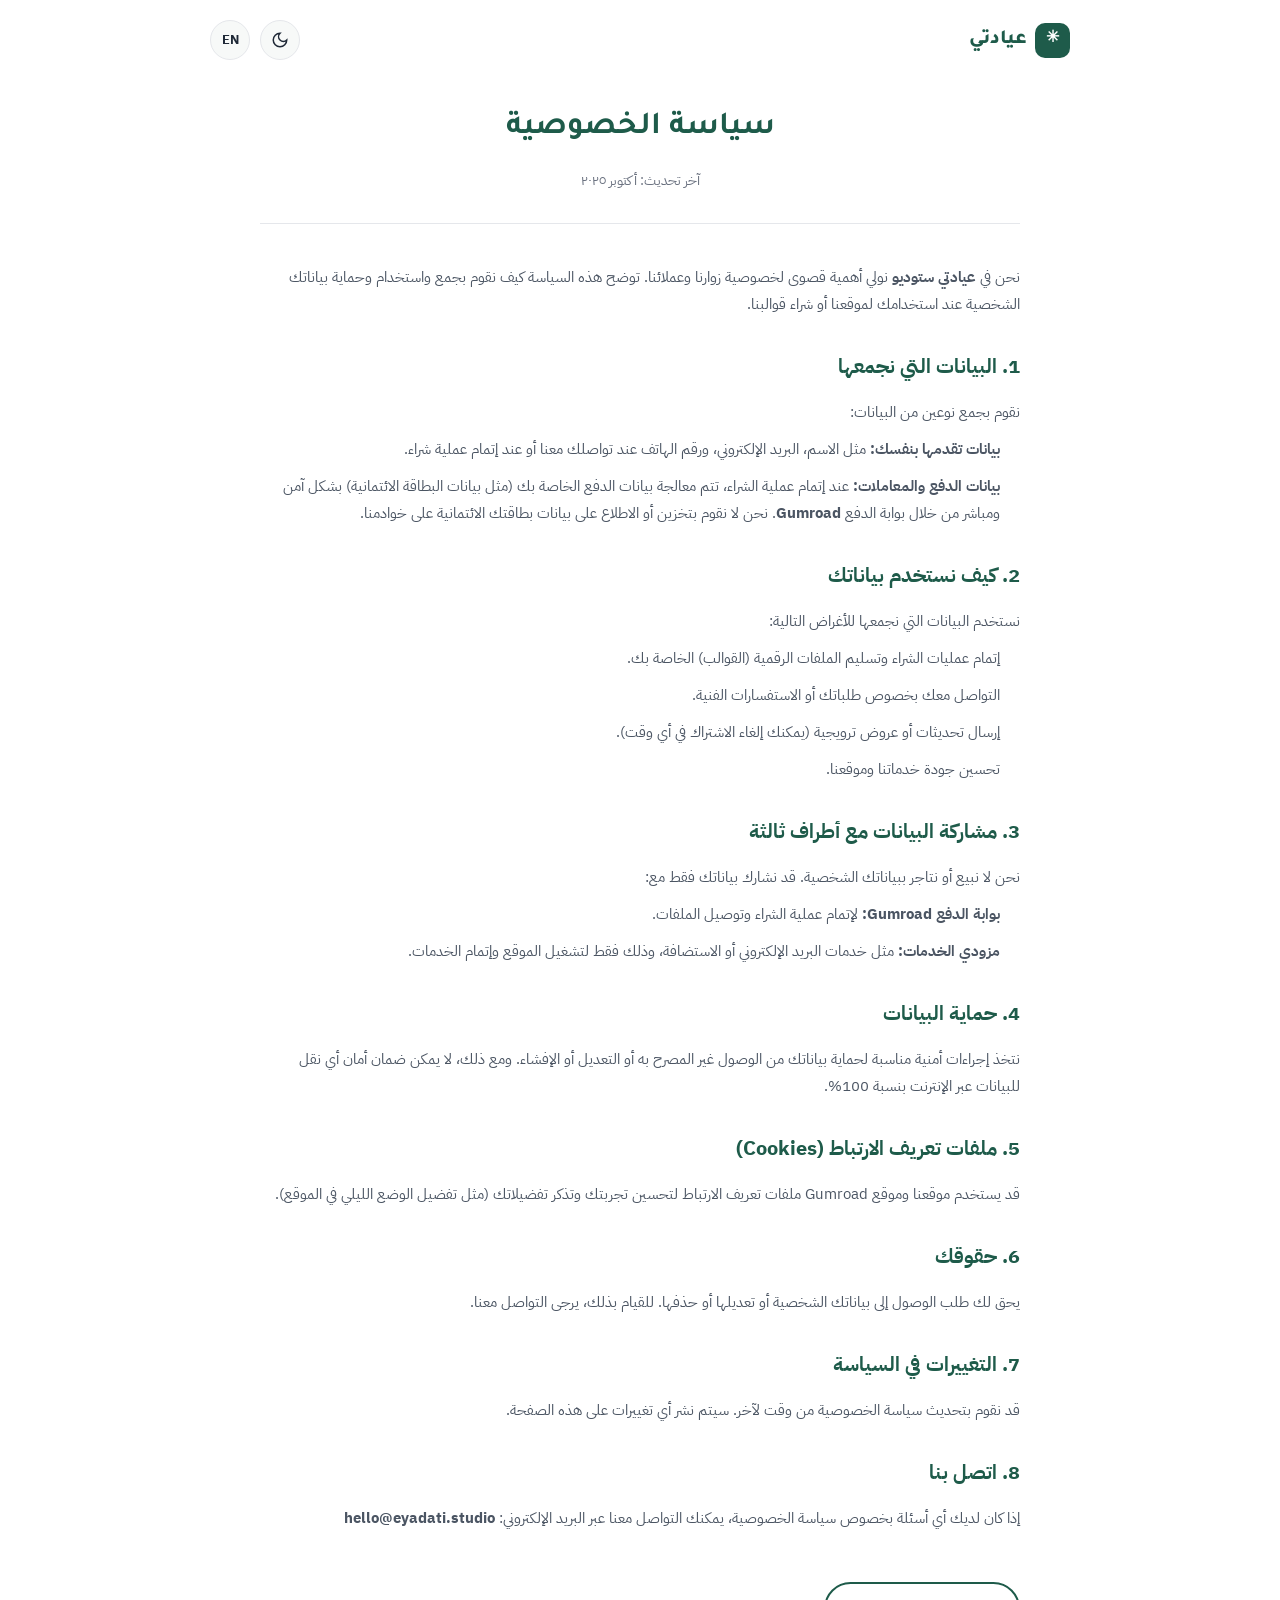
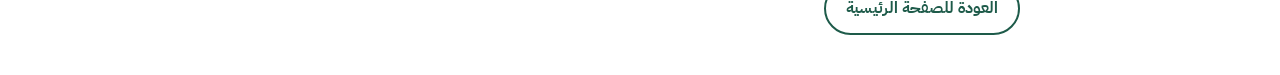
<file: privacy.html>
<!DOCTYPE html>
<html lang="ar" dir="rtl">
<head>
<meta charset="utf-8">
<meta name="viewport" content="width=device-width, initial-scale=1">
  <!-- SEO Meta Tags -->
  <meta name="description" content="عيادتي ستوديو - قوالب مواقع احترافية للعيادات الطبية وطب الأسنان والجلدية والتجميل، جاهزة للتخصيص مع معاينة مباشرة.">
  <meta name="keywords" content="قوالب عيادات, قوالب مواقع طبية, تصميم مواقع عيادات أسنان, قوالب جلدية وتجميل">
  <meta name="author" content="Eyadati Studio">

  <!-- Open Graph (للمشاركة على السوشيال ميديا) -->
  <meta property="og:title" content="عيادتي ستوديو | قوالب مواقع العيادات">
  <meta property="og:description" content="قوالب مواقع عيادات متخصصة بتصميم احترافي وتجربة عربية متكاملة.">
  <meta property="og:type" content="website">
  <meta property="og:image" content="https://yourwebsite.com/og-image.jpg"> <!-- حط رابط صورة اللوجو بتاعك هنا -->

  <!-- Favicon -->
  <link rel="icon" type="image/png" href="favicon.png"> <!-- حط صورة أيقونة صغيرة في فولدر الموقع -->
  <link rel="stylesheet" href="style.css">
<title>سياسة الخصوصية | عيادتي ستوديو</title>
<link href="https://fonts.googleapis.com/css2?family=IBM+Plex+Sans+Arabic:wght@400;500;600;700&family=Tajawal:wght@700;800&display=swap" rel="stylesheet">
<style>
  :root { --bg: #ffffff; --surface: #f7f9f8; --ink: #1f2937; --ink-soft: #4b5563; --muted: #6b7280; --line: #e5e7eb; --primary: #1e5b4a; --primary-hover: #154335; --font-body: 'IBM Plex Sans Arabic', sans-serif; --font-display: 'Tajawal', sans-serif; }
  body { font-family: var(--font-body); background: var(--bg); color: var(--ink); line-height: 1.8; margin: 0; padding: 0; }
  .container { max-width: 800px; margin: 40px auto; padding: 0 20px; }
  .header { text-align: center; margin-bottom: 40px; padding-bottom: 20px; border-bottom: 1px solid var(--line); }
  .header h1 { font-family: var(--font-display); color: var(--primary); font-size: 32px; margin-bottom: 10px; }
  .header p { color: var(--muted); font-size: 14px; }
  h2 { color: var(--primary); font-size: 20px; margin-top: 30px; margin-bottom: 15px; }
  p, li { color: var(--ink-soft); font-size: 15px; margin-bottom: 10px; }
  ul { padding-right: 20px; }
  .back-link { display: inline-block; margin-top: 40px; color: var(--primary); text-decoration: none; font-weight: 700; border: 2px solid var(--primary); padding: 10px 20px; border-radius: 50px; transition: 0.3s; }
  .back-link:hover { background: var(--primary); color: #fff; }
</style>
<script>
  // كود قراءة الوضع الليلي
  const currentTheme = localStorage.getItem('theme');
  if (currentTheme === 'dark') {
    document.documentElement.setAttribute('data-theme', 'dark');
  }
</script>
</head>
<body>
    <header style="max-width: 900px; margin: 20px auto; padding: 0 20px; display: flex; justify-content: space-between; align-items: center;">
  <a href="index.html" style="display: flex; align-items: center; gap: 8px; color: var(--primary); text-decoration: none; font-weight: 800; font-size: 20px; font-family: var(--font-display);">
    <span style="width: 35px; height: 35px; background: var(--primary); color: #fff; border-radius: 10px; display: grid; place-items: center; font-size: 16px;">✳</span>
    عيادتي
  </a>

  <div style="display: flex; gap: 10px;">
    <!-- زرار الوضع الليلي -->
    <button id="themeToggle" aria-label="الوضع الليلي" style="width: 40px; height: 40px; border-radius: 50%; border: 1px solid var(--line); background: var(--surface); color: var(--ink); cursor: pointer; display: grid; place-items: center; transition: 0.3s;">
      <svg width="18" height="18" viewBox="0 0 24 24" fill="none" stroke="currentColor" stroke-width="2"><path d="M12 3a6 6 0 0 0 9 9 9 9 0 1 1-9-9Z"/></svg>
    </button>

    <!-- زرار اللغة -->
    <a href="privacy-en.html" style="width: 40px; height: 40px; border-radius: 50%; border: 1px solid var(--line); background: var(--surface); color: var(--ink); text-decoration: none; font-weight: 700; font-size: 13px; display: grid; place-items: center; transition: 0.3s;">
      EN
    </a>
  </div>
</header>
<div class="container">
  <div class="header">
    <h1>سياسة الخصوصية</h1>
    <p>آخر تحديث: أكتوبر ٢٠٢٥</p>
  </div>
  <p>نحن في <strong>عيادتي ستوديو</strong> نولي أهمية قصوى لخصوصية زوارنا وعملائنا. توضح هذه السياسة كيف نقوم بجمع واستخدام وحماية بياناتك الشخصية عند استخدامك لموقعنا أو شراء قوالبنا.</p>

  <h2>1. البيانات التي نجمعها</h2>
  <p>نقوم بجمع نوعين من البيانات:</p>
  <ul>
    <li><strong>بيانات تقدمها بنفسك:</strong> مثل الاسم، البريد الإلكتروني، ورقم الهاتف عند تواصلك معنا أو عند إتمام عملية شراء.</li>
    <li><strong>بيانات الدفع والمعاملات:</strong> عند إتمام عملية الشراء، تتم معالجة بيانات الدفع الخاصة بك (مثل بيانات البطاقة الائتمانية) بشكل آمن ومباشر من خلال بوابة الدفع <strong>Gumroad</strong>. نحن لا نقوم بتخزين أو الاطلاع على بيانات بطاقتك الائتمانية على خوادمنا.</li>
  </ul>

  <h2>2. كيف نستخدم بياناتك</h2>
  <p>نستخدم البيانات التي نجمعها للأغراض التالية:</p>
  <ul>
    <li>إتمام عمليات الشراء وتسليم الملفات الرقمية (القوالب) الخاصة بك.</li>
    <li>التواصل معك بخصوص طلباتك أو الاستفسارات الفنية.</li>
    <li>إرسال تحديثات أو عروض ترويجية (يمكنك إلغاء الاشتراك في أي وقت).</li>
    <li>تحسين جودة خدماتنا وموقعنا.</li>
  </ul>

  <h2>3. مشاركة البيانات مع أطراف ثالثة</h2>
  <p>نحن لا نبيع أو نتاجر ببياناتك الشخصية. قد نشارك بياناتك فقط مع:</p>
  <ul>
    <li><strong>بوابة الدفع Gumroad:</strong> لإتمام عملية الشراء وتوصيل الملفات.</li>
    <li><strong>مزودي الخدمات:</strong> مثل خدمات البريد الإلكتروني أو الاستضافة، وذلك فقط لتشغيل الموقع وإتمام الخدمات.</li>
  </ul>

  <h2>4. حماية البيانات</h2>
  <p>نتخذ إجراءات أمنية مناسبة لحماية بياناتك من الوصول غير المصرح به أو التعديل أو الإفشاء. ومع ذلك، لا يمكن ضمان أمان أي نقل للبيانات عبر الإنترنت بنسبة 100%.</p>

  <h2>5. ملفات تعريف الارتباط (Cookies)</h2>
  <p>قد يستخدم موقعنا وموقع Gumroad ملفات تعريف الارتباط لتحسين تجربتك وتذكر تفضيلاتك (مثل تفضيل الوضع الليلي في الموقع).</p>

  <h2>6. حقوقك</h2>
  <p>يحق لك طلب الوصول إلى بياناتك الشخصية أو تعديلها أو حذفها. للقيام بذلك، يرجى التواصل معنا.</p>

  <h2>7. التغييرات في السياسة</h2>
  <p>قد نقوم بتحديث سياسة الخصوصية من وقت لآخر. سيتم نشر أي تغييرات على هذه الصفحة.</p>

  <h2>8. اتصل بنا</h2>
  <p>إذا كان لديك أي أسئلة بخصوص سياسة الخصوصية، يمكنك التواصل معنا عبر البريد الإلكتروني: <strong>hello@eyadati.studio</strong></p>

  <a href="index.html" class="back-link">العودة للصفحة الرئيسية</a>
</div>
<script>
  // ===== الحل السحري للوضع الليلي في كل الصفحات =====
  document.addEventListener('DOMContentLoaded', () => {
    const isDark = localStorage.getItem('theme') === 'dark';
    const toggleBtn = document.getElementById('themeToggle');

    // دالة تغيير الألوان
    function applyDarkMode(enable) {
      if (enable) {
        document.documentElement.setAttribute('data-theme', 'dark');
        document.body.style.backgroundColor = '#121614';
        document.body.style.color = '#e5e7eb';
        // تغيير ألوان الكروت والنصوص لو مش متأثرة بالستايل
        document.querySelectorAll('.container, .content, .contact-form, .contact-info').forEach(el => {
          el.style.backgroundColor = '#1a211e';
          el.style.borderColor = '#2d3748';
          el.style.color = '#e5e7eb';
        });
        document.querySelectorAll('h1, h2, h3, p, label, li').forEach(el => {
          el.style.color = '#e5e7eb';
        });
        document.querySelectorAll('input, textarea').forEach(el => {
          el.style.backgroundColor = '#2d3748';
          el.style.color = '#fff';
          el.style.borderColor = '#4a5568';
        });
      } else {
        document.documentElement.removeAttribute('data-theme');
        document.body.style.backgroundColor = '';
        document.body.style.color = '';
        document.querySelectorAll('.container, .content, .contact-form, .contact-info').forEach(el => {
          el.style.backgroundColor = '';
          el.style.borderColor = '';
          el.style.color = '';
        });
        document.querySelectorAll('h1, h2, h3, p, label, li').forEach(el => {
          el.style.color = '';
        });
        document.querySelectorAll('input, textarea').forEach(el => {
          el.style.backgroundColor = '';
          el.style.color = '';
          el.style.borderColor = '';
        });
      }
    }

    // تطبيق الوضع المحفوظ أول ما الصفحة تفتح
    applyDarkMode(isDark);

    // تشغيل الزرار
    if (toggleBtn) {
      toggleBtn.addEventListener('click', () => {
        const currentlyDark = document.documentElement.getAttribute('data-theme') === 'dark';
        const newMode = !currentlyDark;
        localStorage.setItem('theme', newMode ? 'dark' : 'light');
        applyDarkMode(newMode);
      });
    }
  });
</script>
</body>
</html>
</file>
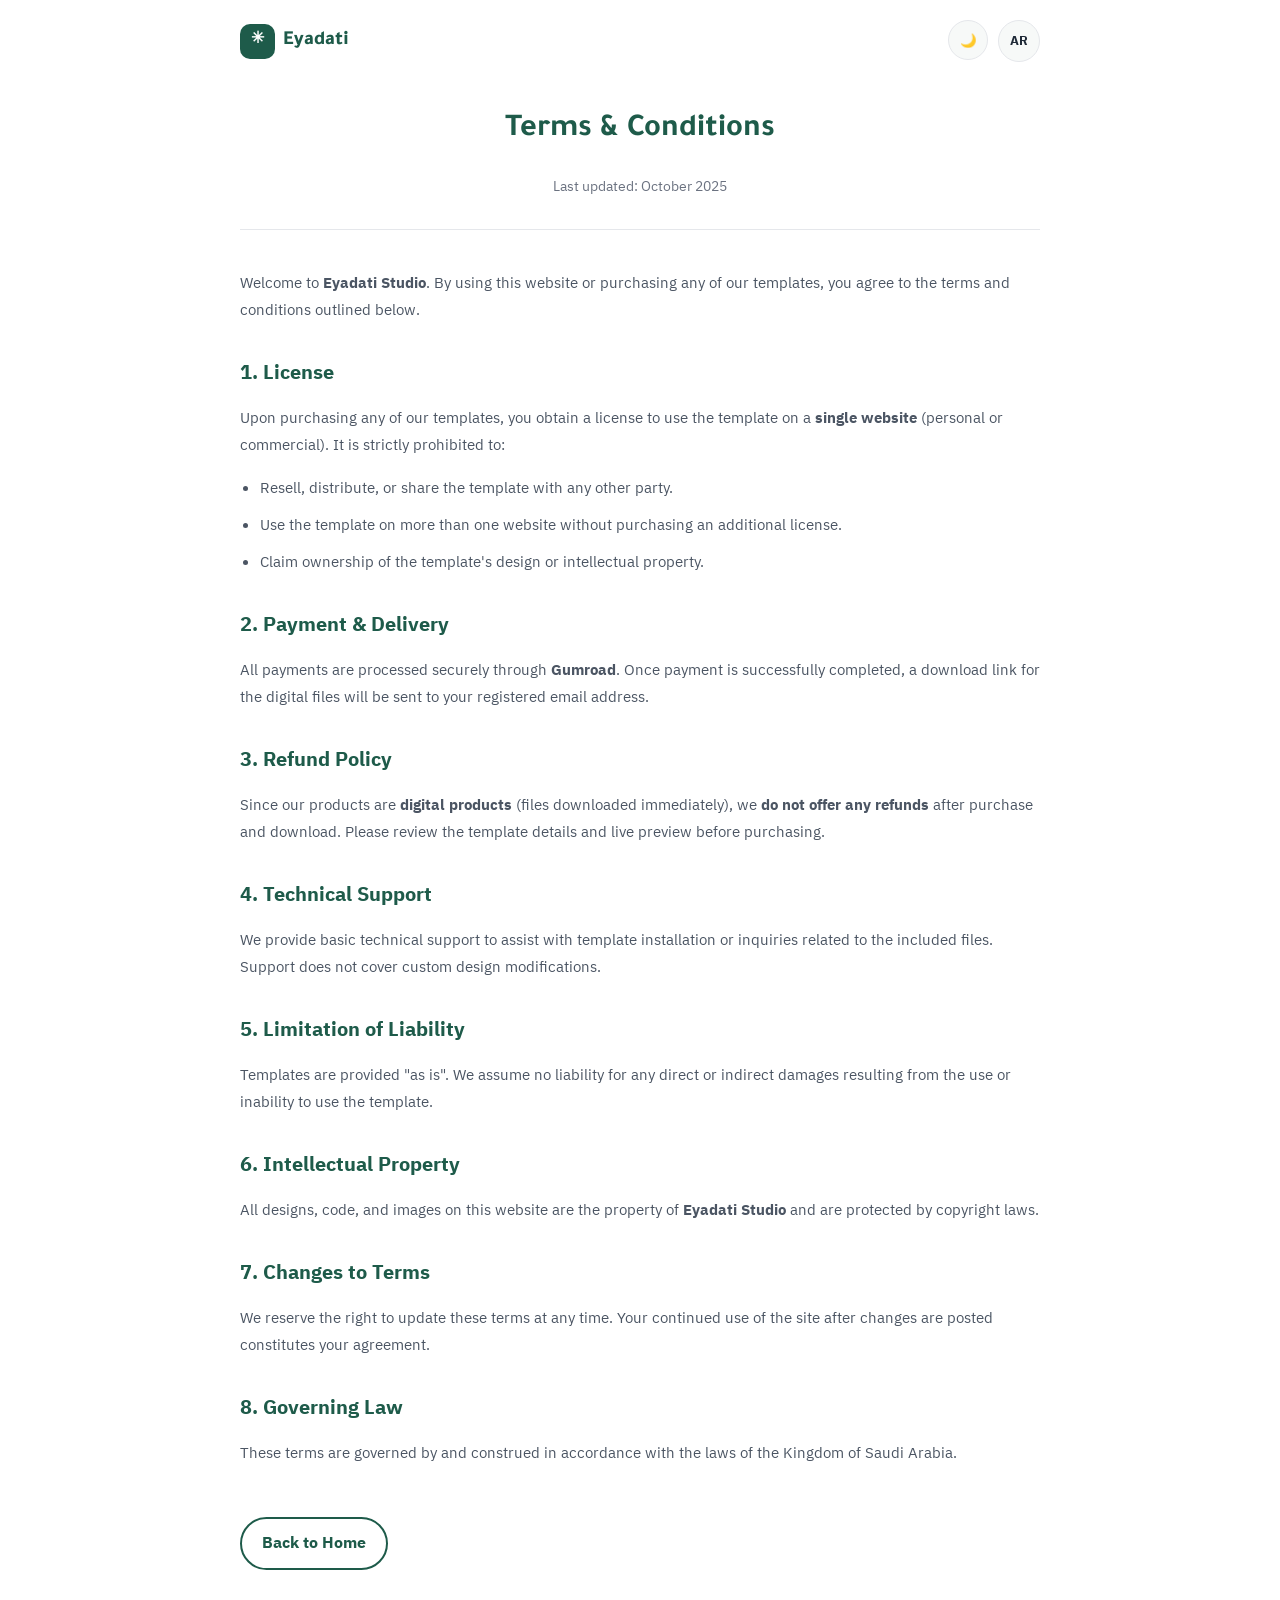
<file: terms-en.html>
<!DOCTYPE html>
<html lang="en" dir="ltr">
<head>
<meta charset="utf-8">
<meta name="viewport" content="width=device-width, initial-scale=1">
<title>Terms & Conditions | Eyadati Studio</title>
<link href="https://fonts.googleapis.com/css2?family=IBM+Plex+Sans+Arabic:wght@400;500;600;700&family=Tajawal:wght@700;800&display=swap" rel="stylesheet">
<style>
  :root { --bg: #ffffff; --surface: #f7f9f8; --ink: #1f2937; --ink-soft: #4b5563; --muted: #6b7280; --line: #e5e7eb; --primary: #1e5b4a; --primary-hover: #154335; --accent-light: #e8f3ef; --font-body: 'IBM Plex Sans Arabic', sans-serif; --font-display: 'Tajawal', sans-serif; }
  [data-theme="dark"] { --bg: #121614; --surface: #1a211e; --ink: #e5e7eb; --ink-soft: #9ca3af; --muted: #6b7280; --line: #2d3748; --primary: #4ade80; --primary-hover: #22c55e; }
  body { font-family: var(--font-body); background: var(--bg); color: var(--ink); line-height: 1.8; margin: 0; padding: 0; transition: 0.3s; }
  .container { max-width: 800px; margin: 40px auto; padding: 0 20px; }
  .header { text-align: center; margin-bottom: 40px; padding-bottom: 20px; border-bottom: 1px solid var(--line); }
  .header h1 { font-family: var(--font-display); color: var(--primary); font-size: 32px; margin-bottom: 10px; }
  .header p { color: var(--muted); font-size: 14px; }
  h2 { color: var(--primary); font-size: 20px; margin-top: 30px; margin-bottom: 15px; }
  p, li { color: var(--ink-soft); font-size: 15px; margin-bottom: 10px; }
  ul { padding-left: 20px; }
  .back-link { display: inline-block; margin-top: 40px; color: var(--primary); text-decoration: none; font-weight: 700; border: 2px solid var(--primary); padding: 10px 20px; border-radius: 50px; transition: 0.3s; }
  .back-link:hover { background: var(--primary); color: #fff; }
</style>
</head>
<body>

<header style="max-width: 800px; margin: 20px auto; padding: 0 20px; display: flex; justify-content: space-between; align-items: center;">
  <a href="index-en.html" style="display: flex; align-items: center; gap: 8px; color: var(--primary); text-decoration: none; font-weight: 800; font-size: 20px; font-family: var(--font-display);"><span style="width: 35px; height: 35px; background: var(--primary); color: #fff; border-radius: 10px; display: grid; place-items: center; font-size: 16px;">✳</span> Eyadati</a>
  <div style="display: flex; gap: 10px;">
    <button id="themeToggle" style="width: 40px; height: 40px; border-radius: 50%; border: 1px solid var(--line); background: var(--surface); color: var(--ink); cursor: pointer; display: grid; place-items: center;">🌙</button>
    <a href="terms.html" style="width: 40px; height: 40px; border-radius: 50%; border: 1px solid var(--line); background: var(--surface); color: var(--ink); text-decoration: none; font-weight: 700; font-size: 13px; display: grid; place-items: center;">AR</a>
  </div>
</header>

<div class="container">
  <div class="header">
    <h1>Terms & Conditions</h1>
    <p>Last updated: October 2025</p>
  </div>

  <p>Welcome to <strong>Eyadati Studio</strong>. By using this website or purchasing any of our templates, you agree to the terms and conditions outlined below.</p>

  <h2>1. License</h2>
  <p>Upon purchasing any of our templates, you obtain a license to use the template on a <strong>single website</strong> (personal or commercial). It is strictly prohibited to:</p>
  <ul>
    <li>Resell, distribute, or share the template with any other party.</li>
    <li>Use the template on more than one website without purchasing an additional license.</li>
    <li>Claim ownership of the template's design or intellectual property.</li>
  </ul>

  <h2>2. Payment & Delivery</h2>
  <p>All payments are processed securely through <strong>Gumroad</strong>. Once payment is successfully completed, a download link for the digital files will be sent to your registered email address.</p>

  <h2>3. Refund Policy</h2>
  <p>Since our products are <strong>digital products</strong> (files downloaded immediately), we <strong>do not offer any refunds</strong> after purchase and download. Please review the template details and live preview before purchasing.</p>

  <h2>4. Technical Support</h2>
  <p>We provide basic technical support to assist with template installation or inquiries related to the included files. Support does not cover custom design modifications.</p>

  <h2>5. Limitation of Liability</h2>
  <p>Templates are provided "as is". We assume no liability for any direct or indirect damages resulting from the use or inability to use the template.</p>

  <h2>6. Intellectual Property</h2>
  <p>All designs, code, and images on this website are the property of <strong>Eyadati Studio</strong> and are protected by copyright laws.</p>

  <h2>7. Changes to Terms</h2>
  <p>We reserve the right to update these terms at any time. Your continued use of the site after changes are posted constitutes your agreement.</p>

  <h2>8. Governing Law</h2>
  <p>These terms are governed by and construed in accordance with the laws of the Kingdom of Saudi Arabia.</p>

  <a href="index-en.html" class="back-link">Back to Home</a>
</div>

<script>
  document.addEventListener('DOMContentLoaded', () => {
    const isDark = localStorage.getItem('theme') === 'dark';
    if (isDark) document.documentElement.setAttribute('data-theme', 'dark');
    const btn = document.getElementById('themeToggle');
    if(btn) {
      btn.addEventListener('click', () => {
        const nowDark = document.documentElement.getAttribute('data-theme') === 'dark';
        if(nowDark) { document.documentElement.removeAttribute('data-theme'); localStorage.setItem('theme', 'light'); }
        else { document.documentElement.setAttribute('data-theme', 'dark'); localStorage.setItem('theme', 'dark'); }
      });
    }
  });
</script>
</body>
</html>
</file>
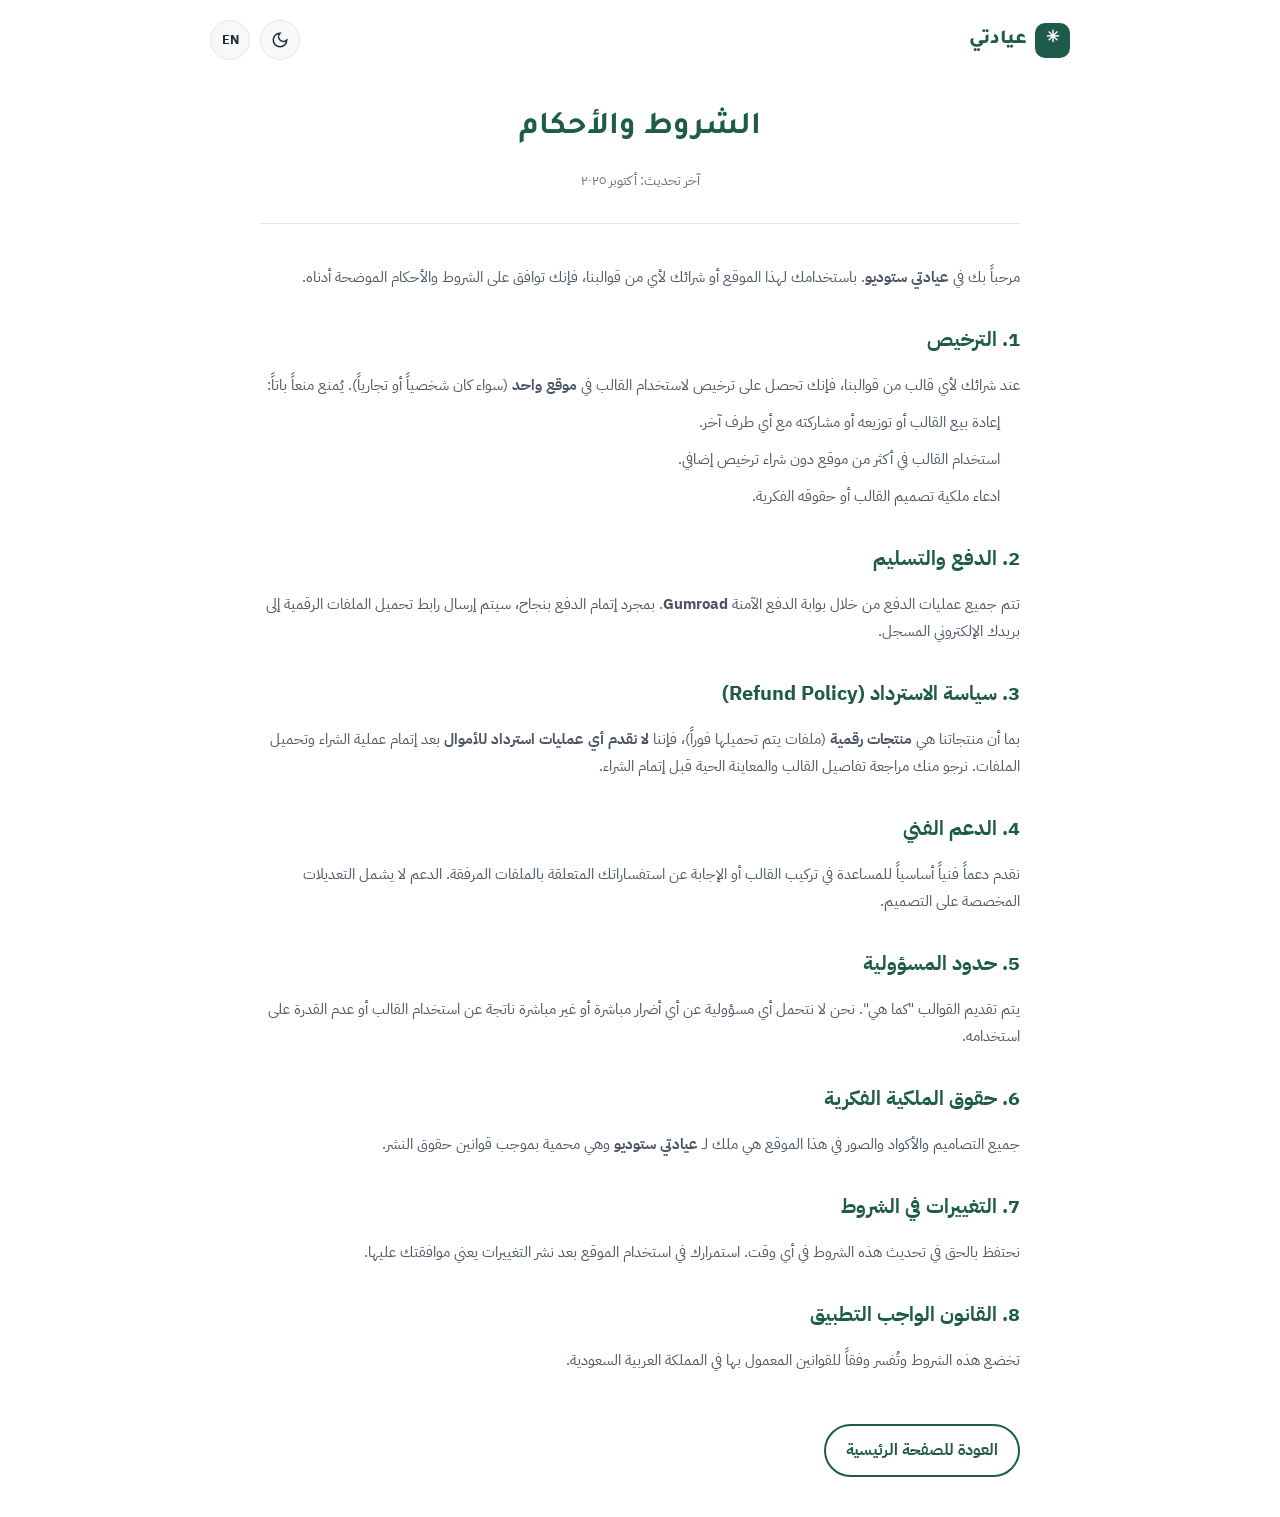
<file: terms.html>
<!DOCTYPE html>
<html lang="ar" dir="rtl">
<head>
<meta charset="utf-8">
<meta name="viewport" content="width=device-width, initial-scale=1">
  <!-- SEO Meta Tags -->
  <meta name="description" content="عيادتي ستوديو - قوالب مواقع احترافية للعيادات الطبية وطب الأسنان والجلدية والتجميل، جاهزة للتخصيص مع معاينة مباشرة.">
  <meta name="keywords" content="قوالب عيادات, قوالب مواقع طبية, تصميم مواقع عيادات أسنان, قوالب جلدية وتجميل">
  <meta name="author" content="Eyadati Studio">

  <!-- Open Graph (للمشاركة على السوشيال ميديا) -->
  <meta property="og:title" content="عيادتي ستوديو | قوالب مواقع العيادات">
  <meta property="og:description" content="قوالب مواقع عيادات متخصصة بتصميم احترافي وتجربة عربية متكاملة.">
  <meta property="og:type" content="website">
  <meta property="og:image" content="https://yourwebsite.com/og-image.jpg"> <!-- حط رابط صورة اللوجو بتاعك هنا -->

  <!-- Favicon -->
  <link rel="icon" type="image/png" href="favicon.png"> <!-- حط صورة أيقونة صغيرة في فولدر الموقع -->
  <link rel="stylesheet" href="style.css">
<title>الشروط والأحكام | عيادتي ستوديو</title>
<link href="https://fonts.googleapis.com/css2?family=IBM+Plex+Sans+Arabic:wght@400;500;600;700&family=Tajawal:wght@700;800&display=swap" rel="stylesheet">
<style>
  :root { --bg: #ffffff; --surface: #f7f9f8; --ink: #1f2937; --ink-soft: #4b5563; --muted: #6b7280; --line: #e5e7eb; --primary: #1e5b4a; --primary-hover: #154335; --font-body: 'IBM Plex Sans Arabic', sans-serif; --font-display: 'Tajawal', sans-serif; }
  body { font-family: var(--font-body); background: var(--bg); color: var(--ink); line-height: 1.8; margin: 0; padding: 0; }
  .container { max-width: 800px; margin: 40px auto; padding: 0 20px; }
  .header { text-align: center; margin-bottom: 40px; padding-bottom: 20px; border-bottom: 1px solid var(--line); }
  .header h1 { font-family: var(--font-display); color: var(--primary); font-size: 32px; margin-bottom: 10px; }
  .header p { color: var(--muted); font-size: 14px; }
  h2 { color: var(--primary); font-size: 20px; margin-top: 30px; margin-bottom: 15px; }
  p, li { color: var(--ink-soft); font-size: 15px; margin-bottom: 10px; }
  ul { padding-right: 20px; }
  .back-link { display: inline-block; margin-top: 40px; color: var(--primary); text-decoration: none; font-weight: 700; border: 2px solid var(--primary); padding: 10px 20px; border-radius: 50px; transition: 0.3s; }
  .back-link:hover { background: var(--primary); color: #fff; }
</style>
<script>
  // كود قراءة الوضع الليلي
  const currentTheme = localStorage.getItem('theme');
  if (currentTheme === 'dark') {
    document.documentElement.setAttribute('data-theme', 'dark');
  }
</script>
</head>
<body>
    <header style="max-width: 900px; margin: 20px auto; padding: 0 20px; display: flex; justify-content: space-between; align-items: center;">
  <a href="index.html" style="display: flex; align-items: center; gap: 8px; color: var(--primary); text-decoration: none; font-weight: 800; font-size: 20px; font-family: var(--font-display);">
    <span style="width: 35px; height: 35px; background: var(--primary); color: #fff; border-radius: 10px; display: grid; place-items: center; font-size: 16px;">✳</span>
    عيادتي
  </a>

  <div style="display: flex; gap: 10px;">
    <!-- زرار الوضع الليلي -->
    <button id="themeToggle" aria-label="الوضع الليلي" style="width: 40px; height: 40px; border-radius: 50%; border: 1px solid var(--line); background: var(--surface); color: var(--ink); cursor: pointer; display: grid; place-items: center; transition: 0.3s;">
      <svg width="18" height="18" viewBox="0 0 24 24" fill="none" stroke="currentColor" stroke-width="2"><path d="M12 3a6 6 0 0 0 9 9 9 9 0 1 1-9-9Z"/></svg>
    </button>

    <!-- زرار اللغة -->
    <a href="terms-en.html" style="width: 40px; height: 40px; border-radius: 50%; border: 1px solid var(--line); background: var(--surface); color: var(--ink); text-decoration: none; font-weight: 700; font-size: 13px; display: grid; place-items: center; transition: 0.3s;">
      EN
    </a>
  </div>
</header>
<div class="container">
  <div class="header">
    <h1>الشروط والأحكام</h1>
    <p>آخر تحديث: أكتوبر ٢٠٢٥</p>
  </div>
  <p>مرحباً بك في <strong>عيادتي ستوديو</strong>. باستخدامك لهذا الموقع أو شرائك لأي من قوالبنا، فإنك توافق على الشروط والأحكام الموضحة أدناه.</p>

  <h2>1. الترخيص</h2>
  <p>عند شرائك لأي قالب من قوالبنا، فإنك تحصل على ترخيص لاستخدام القالب في <strong>موقع واحد</strong> (سواء كان شخصياً أو تجارياً). يُمنع منعاً باتاً:</p>
  <ul>
    <li>إعادة بيع القالب أو توزيعه أو مشاركته مع أي طرف آخر.</li>
    <li>استخدام القالب في أكثر من موقع دون شراء ترخيص إضافي.</li>
    <li>ادعاء ملكية تصميم القالب أو حقوقه الفكرية.</li>
  </ul>

  <h2>2. الدفع والتسليم</h2>
  <p>تتم جميع عمليات الدفع من خلال بوابة الدفع الآمنة <strong>Gumroad</strong>. بمجرد إتمام الدفع بنجاح، سيتم إرسال رابط تحميل الملفات الرقمية إلى بريدك الإلكتروني المسجل.</p>

  <h2>3. سياسة الاسترداد (Refund Policy)</h2>
  <p>بما أن منتجاتنا هي <strong>منتجات رقمية</strong> (ملفات يتم تحميلها فوراً)، فإننا <strong>لا نقدم أي عمليات استرداد للأموال</strong> بعد إتمام عملية الشراء وتحميل الملفات. نرجو منك مراجعة تفاصيل القالب والمعاينة الحية قبل إتمام الشراء.</p>

  <h2>4. الدعم الفني</h2>
  <p>نقدم دعماً فنياً أساسياً للمساعدة في تركيب القالب أو الإجابة عن استفساراتك المتعلقة بالملفات المرفقة. الدعم لا يشمل التعديلات المخصصة على التصميم.</p>

  <h2>5. حدود المسؤولية</h2>
  <p>يتم تقديم القوالب "كما هي". نحن لا نتحمل أي مسؤولية عن أي أضرار مباشرة أو غير مباشرة ناتجة عن استخدام القالب أو عدم القدرة على استخدامه.</p>

  <h2>6. حقوق الملكية الفكرية</h2>
  <p>جميع التصاميم والأكواد والصور في هذا الموقع هي ملك لـ <strong>عيادتي ستوديو</strong> وهي محمية بموجب قوانين حقوق النشر.</p>

  <h2>7. التغييرات في الشروط</h2>
  <p>نحتفظ بالحق في تحديث هذه الشروط في أي وقت. استمرارك في استخدام الموقع بعد نشر التغييرات يعني موافقتك عليها.</p>

  <h2>8. القانون الواجب التطبيق</h2>
  <p>تخضع هذه الشروط وتُفسر وفقاً للقوانين المعمول بها في المملكة العربية السعودية.</p>

  <a href="index.html" class="back-link">العودة للصفحة الرئيسية</a>
</div>
</body>
<script>
  // ===== الحل السحري للوضع الليلي في كل الصفحات =====
  document.addEventListener('DOMContentLoaded', () => {
    const isDark = localStorage.getItem('theme') === 'dark';
    const toggleBtn = document.getElementById('themeToggle');

    // دالة تغيير الألوان
    function applyDarkMode(enable) {
      if (enable) {
        document.documentElement.setAttribute('data-theme', 'dark');
        document.body.style.backgroundColor = '#121614';
        document.body.style.color = '#e5e7eb';
        // تغيير ألوان الكروت والنصوص لو مش متأثرة بالستايل
        document.querySelectorAll('.container, .content, .contact-form, .contact-info').forEach(el => {
          el.style.backgroundColor = '#1a211e';
          el.style.borderColor = '#2d3748';
          el.style.color = '#e5e7eb';
        });
        document.querySelectorAll('h1, h2, h3, p, label, li').forEach(el => {
          el.style.color = '#e5e7eb';
        });
        document.querySelectorAll('input, textarea').forEach(el => {
          el.style.backgroundColor = '#2d3748';
          el.style.color = '#fff';
          el.style.borderColor = '#4a5568';
        });
      } else {
        document.documentElement.removeAttribute('data-theme');
        document.body.style.backgroundColor = '';
        document.body.style.color = '';
        document.querySelectorAll('.container, .content, .contact-form, .contact-info').forEach(el => {
          el.style.backgroundColor = '';
          el.style.borderColor = '';
          el.style.color = '';
        });
        document.querySelectorAll('h1, h2, h3, p, label, li').forEach(el => {
          el.style.color = '';
        });
        document.querySelectorAll('input, textarea').forEach(el => {
          el.style.backgroundColor = '';
          el.style.color = '';
          el.style.borderColor = '';
        });
      }
    }

    // تطبيق الوضع المحفوظ أول ما الصفحة تفتح
    applyDarkMode(isDark);

    // تشغيل الزرار
    if (toggleBtn) {
      toggleBtn.addEventListener('click', () => {
        const currentlyDark = document.documentElement.getAttribute('data-theme') === 'dark';
        const newMode = !currentlyDark;
        localStorage.setItem('theme', newMode ? 'dark' : 'light');
        applyDarkMode(newMode);
      });
    }
  });
</script>
</html>
</file>
<file: style.css>
:root{
    /* الألوان الجديدة المطابقة للصور */
    --bg:#ffffff; /* أبيض نقي */
    --surface:#ffffff;
    --section-bg:#f7f9f8; /* رمادي بلمسة خضراء للسكاشن */
    --ink:#1f2937; /* رمادي داكن للنصوص */
    --ink-soft:#4b5563;
    --muted:#6b7280;
    --line:#e5e7eb;
    --line-soft:#f3f4f6;

    /* الأخضر الطبي */
    --primary:#1e5b4a; /* أخضر داكن جداً للأزرار والعناوين */
    --primary-hover:#154335;
    --accent:#2e8b6e; /* أخضر متوسط للتفاصيل */
    --accent-light:#e8f3ef; /* أخضر فاتح جداً للخلفيات */

    --radius-lg:24px;
    --radius-md:16px;
    --radius-sm:12px;
    --shadow-sm:0 2px 8px rgba(0,0,0,.04);
    --shadow-md:0 8px 24px -8px rgba(30,91,74,.12);
    --shadow-lg:0 24px 48px -20px rgba(30,91,74,.18);
    --font-body:'IBM Plex Sans Arabic',system-ui,-apple-system,sans-serif;
    --font-display:'Tajawal','IBM Plex Sans Arabic',sans-serif;
  }
  *{box-sizing:border-box;margin:0;padding:0}
  html{scroll-behavior:smooth; overflow-x: hidden;}
  body{
    font-family:var(--font-body);
    background:var(--bg);
    color:var(--ink);
    -webkit-font-smoothing:antialiased;
    line-height:1.6;
    overflow-x:hidden;
  }
    [data-theme="dark"] .admin-link {
    color: var(--ink-soft);
  }
    /* إصلاح: ضمان ظهور الأزرار فوق الصورة */
  .card-badge {
    z-index: 20 !important;
  }
  .favorite {
    z-index: 20 !important;
  }
  .preview-action {
    z-index: 20 !important;
  }
    /* ========================================= */
  /* ===== الإضافات الجديدة (الخرافية) ===== */
  /* ========================================= */

  /* 1. شاشة التحميل (Preloader) */
  #preloader {
    position: fixed; inset: 0; background: var(--bg); z-index: 99999;
    display: flex; align-items: center; justify-content: center;
    transition: opacity 0.6s ease, visibility 0.6s ease;
  }
  #preloader.hidden { opacity: 0; visibility: hidden; }
  .loader-logo {
    font-family: var(--font-display); font-size: 32px; font-weight: 800; color: var(--primary);
    display: flex; align-items: center; gap: 10px; animation: pulseLogo 1.5s infinite;
  }
  .loader-logo span { display: inline-block; animation: spin 2s linear infinite; }
  @keyframes pulseLogo { 0%, 100% { opacity: 1; } 50% { opacity: 0.5; } }
  @keyframes spin { 100% { transform: rotate(360deg); } }

  /* 2. زر العودة للأعلى (Back to Top) */
  #backToTop {
    position: fixed; bottom: 30px; left: 30px; z-index: 999;
    width: 50px; height: 50px; border-radius: 50%;
    background: var(--primary); color: #fff; border: none; cursor: pointer;
    display: grid; place-items: center; box-shadow: 0 8px 24px rgba(30,91,74,0.3);
    opacity: 0; visibility: hidden; transform: translateY(20px);
    transition: all 0.4s cubic-bezier(0.175, 0.885, 0.32, 1.275);
  }
  #backToTop.show { opacity: 1; visibility: visible; transform: translateY(0); }
  #backToTop:hover { background: var(--primary-hover); transform: translateY(-5px); }

  /* 3. أنيميشن الهيرو (Hero Animation) */
  .hero-copy > * { opacity: 0; transform: translateY(30px); transition: all 0.8s cubic-bezier(0.175, 0.885, 0.32, 1.275); }
  .hero-art { opacity: 0; transform: scale(0.9) translateY(30px); transition: all 1s cubic-bezier(0.175, 0.885, 0.32, 1.275); }
  body.loaded .hero-copy > * { opacity: 1; transform: translateY(0); }
  body.loaded .hero-art { opacity: 1; transform: scale(1) translateY(0); }
  /* تأخير بسيط لكل عنصر في الهيرو */
  .hero-copy .hero-label { transition-delay: 0.1s; }
  .hero-copy h1 { transition-delay: 0.2s; }
  .hero-copy p { transition-delay: 0.3s; }
  .hero-copy .hero-buttons { transition-delay: 0.4s; }
  .hero-copy .hero-proof { transition-delay: 0.5s; }

  /* 4. تأثير اللمعان على الكروت (Shine Effect) */
  .template-card { position: relative; overflow: hidden; }
  .template-card::after {
    content: ''; position: absolute; top: 0; left: -100%; width: 50%; height: 100%;
    background: linear-gradient(to right, rgba(255,255,255,0) 0%, rgba(255,255,255,0.3) 50%, rgba(255,255,255,0) 100%);
    transform: skewX(-25deg); transition: all 0.7s ease; z-index: 10; pointer-events: none;
  }
  .template-card:hover::after { left: 200%; }

  /* 5. فلترة ناعمة للكروت (Smooth Filtering) */
  .template-card { transition: opacity 0.4s ease, transform 0.4s ease, box-shadow 0.3s ease, border-color 0.3s ease; }
  .template-card.hiding { opacity: 0; transform: scale(0.95); }

  /* 6. الوضع الليلي (Dark Mode) */
  [data-theme="dark"] {
    --bg: #121614;
    --surface: #1a211e;
    --section-bg: #151a18;
    --ink: #e5e7eb;
    --ink-soft: #9ca3af;
    --muted: #6b7280;
    --line: #2d3748;
    --line-soft: #1f2937;
    --primary: #4ade80; /* أخضر فاتح للوضع الليلي */
    --primary-hover: #22c55e;
    --accent: #34d399;
    --accent-light: #064e3b;
  }
  [data-theme="dark"] .brand>span:last-child { color: var(--ink); }
  [data-theme="dark"] .site-header { background: rgba(18,22,20,0.9); }
  [data-theme="dark"] .template-card::after { display: none; } /* إخفاء اللمعان في الوضع الليلي */

  /* تنسيق زر الوضع الليلي */
  .theme-toggle {
    width: 40px; height: 40px; border-radius: 50%;
    display: grid; place-items: center; background: var(--line-soft); color: var(--ink);
    transition: all 0.3s; border: 1px solid var(--line);
  }
  .theme-toggle:hover { background: var(--line); transform: rotate(15deg); }

  /* 7. نافذة النظرة السريعة (Modal Animation) */
  .modal-overlay {
    position: fixed; inset: 0; background: rgba(0,0,0,0.6); backdrop-filter: blur(5px);
    display: flex; align-items: center; justify-content: center; z-index: 9999; padding: 20px;
    opacity: 0; transition: opacity 0.3s ease;
  }
  .modal-overlay.show { opacity: 1; }
  .modal-content {
    background: var(--surface); border-radius: var(--radius-lg); max-width: 500px; width: 100%;
    overflow: hidden; position: relative; text-align: right;
    transform: scale(0.9) translateY(20px); transition: transform 0.3s cubic-bezier(0.175, 0.885, 0.32, 1.275);
  }
  .modal-overlay.show .modal-content { transform: scale(1) translateY(0); }

  /* 8. زر واتساب عائم */
  .whatsapp-float {
    position: fixed; bottom: 30px; right: 30px; z-index: 999;
    width: 55px; height: 55px; border-radius: 50%; background: #25D366; color: #fff;
    display: grid; place-items: center; box-shadow: 0 8px 24px rgba(37,211,102,0.4);
    transition: all 0.3s ease; animation: floatY 3s ease-in-out infinite;
  }
  .whatsapp-float:hover { transform: scale(1.1) translateY(-5px); box-shadow: 0 12px 30px rgba(37,211,102,0.6); }
  img,svg{display:block}
  button{font-family:inherit;cursor:pointer;border:none;background:none;color:inherit}
  a{color:inherit;text-decoration:none}
  input{font-family:inherit}
  ul{list-style:none}
  /* إصلاحات الوضع الليلي للأسئلة الشائعة والنافذة المنبثقة */
  [data-theme="dark"] .faq-item,
  [data-theme="dark"] .modal-content {
    background: var(--surface) !important;
    border-color: var(--line) !important;
  }

  [data-theme="dark"] .faq-question {
    color: var(--ink) !important;
  }

  [data-theme="dark"] .faq-answer {
    color: var(--ink-soft) !important;
  }

  [data-theme="dark"] .faq-icon {
    stroke: var(--primary) !important;
  }

  [data-theme="dark"] .theme-toggle {
    background: var(--surface);
  }

  /* التأكد من وضوح النصوص في قسم "لماذا عيادتي" في الوضع الليلي */
  [data-theme="dark"] .benefits-grid article {
    background: var(--surface);
  }
  /* ============ ANNOUNCEMENT ============ */
  .announcement{
    display:flex;align-items:center;justify-content:center;gap:12px;
    background:var(--primary);color:#fff;font-size:13px;padding:10px 20px;
    letter-spacing:.2px;text-align:center;flex-wrap:wrap;
  }
  .announcement svg{opacity:.8}
  .announcement-dot{width:7px;height:7px;border-radius:50%;background:#7dd3a0;box-shadow:0 0 0 4px rgba(125,211,160,.2)}
  .announcement-divider{width:1px;height:13px;background:rgba(255,255,255,.3)}

  /* ============ HEADER ============ */
  .site-header{
    max-width:1240px;margin:0 auto;padding:20px 28px;
    display:flex;align-items:center;justify-content:space-between;gap:24px;
    position:sticky;top:0;z-index:100;
    background:rgba(255,255,255,.9);backdrop-filter:blur(14px);
    border-bottom:1px solid transparent;transition:border-color .3s;
  }
  .site-header.scrolled{border-bottom-color:var(--line)}
  .brand{display:flex;align-items:center;gap:12px;flex-shrink:0}
  .brand-symbol{
    width:42px;height:42px;border-radius:12px;background:var(--primary);color:#fff;
    display:grid;place-items:center;flex-shrink:0;
  }
  .brand>span:last-child{display:flex;flex-direction:column;font-family:var(--font-display);font-weight:700;font-size:19px;line-height:1.15;color:var(--primary)}
  .brand-light{font-weight:400;opacity:.7;display:inline}
  .brand small{font-family:var(--font-body);font-size:10.5px;font-weight:500;color:var(--muted);letter-spacing:.3px;margin-top:2px}
  .main-nav{display:flex;gap:34px;font-size:14.5px;font-weight:500;color:var(--ink-soft)}
  .main-nav a{position:relative;padding:4px 0;transition:color .2s}
  .main-nav a:hover{color:var(--primary)}
  .main-nav a.nav-active{color:var(--primary);font-weight:700}
  .main-nav a.nav-active::after{
    content:"";position:absolute;bottom:-6px;right:0;left:0;height:2px;
    background:var(--primary);border-radius:2px;
  }
  .header-actions{display:flex;align-items:center;gap:12px;flex-shrink:0}
  .admin-link{
    display:flex;align-items:center;gap:6px;font-size:13.5px;font-weight:500;
    color:var(--ink-soft);padding:8px 4px;transition:color .2s;
  }
  .admin-link:hover{color:var(--primary)}
  .mobile-menu{display:none;width:42px;height:42px;border-radius:12px;border:1px solid var(--line);place-items:center}

  /* ============ BUTTONS ============ */
  .button{
    display:inline-flex;align-items:center;gap:8px;border-radius:100px;
    font-size:14px;font-weight:600;padding:12px 22px;transition:all .22s ease;
    white-space:nowrap;font-family:var(--font-body);
  }
  .button-primary{background:var(--primary);color:#fff;box-shadow:0 6px 16px -6px rgba(30,91,74,.4)}
  .button-primary:hover{background:var(--primary-hover);transform:translateY(-2px);box-shadow:0 10px 20px -8px rgba(30,91,74,.5)}
  .button-dark{background:var(--primary);color:#fff;padding:10px 18px;font-size:13px}
  .button-dark:hover{background:var(--primary-hover);transform:translateY(-1px)}
  .button-outline{border:1px solid var(--line);background:var(--surface);color:var(--primary);padding:11px 20px;font-size:13.5px}
  .button-outline:hover{border-color:var(--primary);transform:translateY(-1px);background:var(--accent-light)}
  .button-white{background:#fff;color:var(--primary);padding:14px 28px;font-size:15px;font-weight:700}
  .button-white:hover{transform:translateY(-2px);box-shadow:0 12px 24px -10px rgba(0,0,0,.3)}

  /* ============ HERO ============ */
  .hero{
    max-width:1240px;margin:0 auto;padding:60px 28px 90px;
    display:grid;grid-template-columns:1.05fr 1fr;gap:60px;align-items:center;
    position:relative;
  }
  .hero-copy{max-width:560px}
  .hero-label{
    display:inline-flex;align-items:center;gap:8px;font-size:13px;font-weight:600;
    color:var(--primary);background:var(--accent-light);padding:8px 16px;border-radius:100px;
    margin-bottom:26px;
  }
  .sparkle{font-size:12px}
  .hero h1{
    font-family:var(--font-display);font-size:clamp(38px,5.2vw,60px);font-weight:800;
    line-height:1.15;letter-spacing:-1px;margin-bottom:22px;color:var(--ink);
  }
  .hero h1 span{color:var(--primary);position:relative;display:inline-block}
  .hero-copy>p{font-size:17px;color:var(--ink-soft);max-width:440px;margin-bottom:34px;line-height:1.8}
  .hero-buttons{display:flex;align-items:center;gap:20px;flex-wrap:wrap;margin-bottom:44px}
  .hero-cta{padding:15px 28px;font-size:15px}
  .hero-secondary{display:inline-flex;align-items:center;gap:9px;font-size:14.5px;font-weight:600;color:var(--primary);transition:all .2s}
  .hero-secondary:hover{color:var(--primary-hover)}
  .play-icon{
    width:28px;height:28px;border-radius:50%;border:1.5px solid var(--primary);
    display:grid;place-items:center;font-size:9px;padding-right:1px;transition:all .2s;
  }
  .hero-secondary:hover .play-icon{background:var(--primary);color:#fff}
  .hero-proof{display:flex;align-items:center;gap:18px;flex-wrap:wrap}
  .avatar-stack{display:flex}
  .avatar-stack span{
    width:36px;height:36px;border-radius:50%;border:2.5px solid var(--bg);
    display:grid;place-items:center;font-size:13px;font-weight:600;
    margin-left:-10px;background:var(--line-soft);color:var(--ink-soft);
  }
  .avatar-stack span:nth-child(1){background:#e0f2ec;color:#1e5b4a}
  .avatar-stack span:nth-child(2){background:#d1e7df;color:#2e8b6e}
  .avatar-stack span:nth-child(3){background:#c2dbd1;color:#154335}
  .avatar-stack span:nth-child(4){background:var(--primary);color:#fff;font-size:12px}
  .hero-proof>div>strong{display:block;font-size:14px;font-weight:700;color:var(--ink)}
  .hero-proof>div>small{font-size:12.5px;color:var(--muted)}
  .proof-divider{width:1px;height:34px;background:var(--line);margin:0 4px}
  .proof-stars{font-size:14px;color:#eab308;letter-spacing:1px;line-height:1.2}
  .proof-stars small{display:block;font-size:11.5px;color:var(--muted);letter-spacing:0}

  /* HERO ART */
  .hero-art{position:relative;height:520px;display:grid;place-items:center}
  .hero-glow{
    position:absolute;width:440px;height:440px;border-radius:50%;
    background:radial-gradient(circle,rgba(46,139,110,.1),transparent 68%);
    filter:blur(20px);
  }
  .hero-card{
    position:absolute;border-radius:var(--radius-lg);background:var(--surface);
    box-shadow:var(--shadow-lg);border:1px solid var(--line-soft);overflow:hidden;
  }
  .card-back{
    width:290px;height:330px;top:70px;right:20px;transform:rotate(-6deg);
    background:linear-gradient(160deg,#f0fdf4,#dcfce7);z-index:1;
    padding:18px;
  }
  .mini-top{display:flex;gap:6px;margin-bottom:16px}
  .mini-top span{width:7px;height:7px;border-radius:50%;background:var(--muted);opacity:.4}
  .mini-body{background:#fff;border-radius:14px;padding:14px;height:calc(100% - 70px);display:flex;flex-direction:column;gap:12px}
  .mini-image{height:110px;border-radius:10px;background:linear-gradient(140deg,#bbf7d0,#86efac)}
  .mini-lines{display:flex;flex-direction:column;gap:8px}
  .mini-lines i{height:8px;border-radius:4px;background:var(--line-soft)}
  .mini-lines i:nth-child(1){width:80%}
  .mini-lines i:nth-child(2){width:100%}
  .mini-lines i:nth-child(3){width:60%}
  .mini-footer{display:flex;gap:8px;margin-top:auto}
  .mini-footer span{height:26px;flex:1;border-radius:8px;background:var(--line-soft)}
  .mini-footer span:first-child{background:var(--primary);opacity:.9}

  .card-front{
    width:330px;top:110px;left:10px;z-index:3;transform:rotate(2deg);
    background:#fff;border:1px solid var(--line);
    box-shadow:0 40px 80px -30px rgba(30,91,74,.2);
  }
  .demo-browser{
    display:flex;align-items:center;gap:6px;padding:10px 14px;
    border-bottom:1px solid var(--line-soft);background:#f8fafc;
  }
  .demo-browser span{width:8px;height:8px;border-radius:50%;background:#cbd5e1}
  .demo-browser span:nth-child(1){background:#fca5a5}
  .demo-browser span:nth-child(2){background:#fde047}
  .demo-browser span:nth-child(3){background:#86efac}
  .demo-browser small{margin-right:auto;font-size:10px;color:var(--muted);font-family:var(--font-body);direction:ltr}
  .demo-cover{
    position:relative;height:290px;padding:18px;overflow:hidden;
    background:linear-gradient(155deg,#f0fdf4 0%,#dcfce7 50%,#bbf7d0 100%);
    display:flex;flex-direction:column;
  }
  .demo-nav{display:flex;align-items:center;justify-content:space-between;font-size:9px;color:var(--ink-soft);position:relative;z-index:2;margin-bottom:auto}
  .demo-nav b{font-size:11px;font-weight:800;color:var(--primary);font-family:var(--font-display)}
  .demo-nav span{font-size:8px;letter-spacing:.5px;opacity:.8}
  .demo-nav small{font-size:8px;background:var(--primary);color:#fff;padding:4px 9px;border-radius:20px}
  .demo-hero-copy{position:relative;z-index:2;margin-top:auto}
  .demo-hero-copy span{font-size:8px;letter-spacing:1px;color:var(--primary);font-weight:700}
  .demo-hero-copy strong{
    display:block;font-family:var(--font-display);font-size:26px;font-weight:800;
    line-height:1.15;color:var(--ink);margin:8px 0 8px;letter-spacing:-.5px;
  }
  .demo-hero-copy small{font-size:9px;color:var(--ink-soft);display:block;margin-bottom:14px}
  .demo-hero-copy b{
    display:inline-flex;align-items:center;gap:5px;font-size:9px;font-weight:700;
    background:var(--primary);color:#fff;padding:7px 14px;border-radius:20px;
  }
  .demo-sun{
    position:absolute;top:52px;left:50%;transform:translateX(-50%);
    width:130px;height:130px;border-radius:50%;
    background:radial-gradient(circle at 35% 30%,#86efac,#4ade80);
    display:grid;place-items:center;box-shadow:0 20px 40px -15px rgba(30,91,74,.3);
    z-index:1;
  }
  .demo-sun span{font-size:34px;color:#fff;opacity:.6}
  .demo-orb{
    position:absolute;bottom:-40px;right:-30px;width:130px;height:130px;border-radius:50%;
    background:radial-gradient(circle,rgba(46,139,110,.15),transparent 70%);
  }
  .demo-caption{
    display:flex;align-items:center;gap:8px;padding:12px 16px;font-size:11px;
    color:var(--ink-soft);border-top:1px solid var(--line-soft);font-weight:600;
  }
  .live-dot{width:7px;height:7px;border-radius:50%;background:#22c55e;box-shadow:0 0 0 3px rgba(34,197,94,.2)}
  .caption-sep{width:1px;height:11px;background:var(--line)}

  .floating-note{
    position:absolute;background:#fff;border:1px solid var(--line-soft);border-radius:16px;
    padding:12px 16px;display:flex;align-items:center;gap:11px;
    box-shadow:var(--shadow-md);z-index:4;
  }
  .floating-note>span{
    width:34px;height:34px;border-radius:10px;background:var(--accent-light);
    display:grid;place-items:center;color:var(--primary);flex-shrink:0;
  }
  .floating-note b{display:block;font-size:12px;font-weight:700;color:var(--ink)}
  .floating-note small{font-size:10px;color:var(--muted)}
  .floating-note>svg{color:var(--primary);flex-shrink:0}
  .note-responsive{top:30px;left:-10px;animation:floatY 5s ease-in-out infinite}
  .note-ready{bottom:40px;right:-6px;animation:floatY 5s ease-in-out infinite .8s}
  .note-ready>span{background:#dcfce7;color:#166534}
  @keyframes floatY{0%,100%{transform:translateY(0)}50%{transform:translateY(-9px)}}
  .hero-decoration{position:absolute;color:var(--primary);opacity:.2;font-size:20px}
  .decor-one{top:10px;right:40%;animation:floatY 6s ease-in-out infinite}
  .decor-two{bottom:20px;left:25%;font-size:14px;animation:floatY 7s ease-in-out infinite .5s}

  /* ============ TRUST STRIP ============ */
  .trust-strip{
    max-width:1240px;margin:0 auto;padding:26px 28px;
    display:flex;align-items:center;justify-content:center;gap:44px;flex-wrap:wrap;
    border-top:1px solid var(--line);border-bottom:1px solid var(--line);
    background:var(--section-bg);
  }
  .trust-strip>span{font-size:13px;font-weight:700;color:var(--primary);letter-spacing:.5px}
  .trust-strip>div{display:flex;align-items:center;gap:9px;font-size:13.5px;color:var(--ink-soft);font-weight:600}
  .trust-strip svg{width:19px;height:19px;color:var(--primary);opacity:.9}

  /* ============ SECTION SHARED ============ */
  .section-wrap{max-width:1240px;margin:0 auto;padding:80px 28px}
  .eyebrow{display:inline-flex;align-items:center;gap:9px;font-size:12.5px;font-weight:700;color:var(--primary);letter-spacing:.5px;margin-bottom:18px}
  .eyebrow span{width:18px;height:2px;background:var(--primary);border-radius:2px}
  .section-heading{display:flex;align-items:flex-end;justify-content:space-between;gap:30px;margin-bottom:40px;flex-wrap:wrap}
  .section-heading h2,.why-inner h2{
    font-family:var(--font-display);font-size:clamp(30px,3.8vw,44px);font-weight:800;
    line-height:1.15;letter-spacing:-.8px;margin-bottom:12px;color:var(--ink);
  }
  .section-heading h2 span,.why-inner h2 span{color:var(--primary)}
  .section-heading p{font-size:15.5px;color:var(--ink-soft);max-width:400px}

  /* ============ CATALOG TOOLBAR ============ */
  .catalog-toolbar{
    display:flex;align-items:center;justify-content:space-between;gap:20px;
    margin-bottom:18px;flex-wrap:wrap;
  }
  .category-tabs{display:flex;gap:6px;background:var(--surface);border:1px solid var(--line);border-radius:100px;padding:5px;flex-wrap:wrap}
  .category-tabs button{
    padding:9px 18px;border-radius:100px;font-size:13.5px;font-weight:600;
    color:var(--ink-soft);transition:all .2s;display:inline-flex;align-items:center;gap:7px;
  }
  .category-tabs button:hover{color:var(--primary)}
  .category-tabs button.tab-active{background:var(--primary);color:#fff;box-shadow:0 4px 12px -4px rgba(30,91,74,.3)}
  .tab-count{
    font-size:11px;background:rgba(255,255,255,.2);padding:1px 7px;border-radius:20px;
  }
  .tab-active .tab-count{background:rgba(255,255,255,.25)}
  .search-box{
    display:flex;align-items:center;gap:9px;background:var(--surface);
    border:1px solid var(--line);border-radius:100px;padding:9px 16px;
    min-width:270px;flex:1;max-width:340px;transition:border-color .2s;
  }
  .search-box:focus-within{border-color:var(--primary);box-shadow:0 0 0 3px var(--accent-light)}
  .search-box svg{color:var(--muted);flex-shrink:0}
  .search-box input{border:none;outline:none;background:none;font-size:13.5px;flex:1;color:var(--ink)}
  .search-box input::placeholder{color:var(--muted)}
  .search-box kbd{
    font-family:var(--font-body);font-size:10.5px;color:var(--muted);
    background:var(--line-soft);padding:2px 7px;border-radius:6px;border:1px solid var(--line);
  }
  .results-note{display:flex;align-items:center;justify-content:space-between;gap:16px;margin-bottom:26px;flex-wrap:wrap}
  .results-note>span{font-size:13px;color:var(--muted)}
  .results-note>span b{color:var(--ink);font-weight:700}
  .results-note button{display:flex;align-items:center;gap:7px;font-size:12.5px;color:var(--ink-soft);font-weight:600}
  .results-note button b{color:var(--ink)}
  .results-note button svg{opacity:.7}

  /* ============ TEMPLATE GRID ============ */
  .template-grid{display:grid;grid-template-columns:repeat(3,1fr);gap:26px;margin-bottom:40px}
  .template-card{
    background:var(--surface);border:1px solid var(--line);border-radius:var(--radius-lg);
    overflow:hidden;transition:transform .3s ease,box-shadow .3s ease,border-color .3s ease;
    display:flex;flex-direction:column;
  }
  .template-card:hover{transform:translateY(-6px);box-shadow:var(--shadow-lg);border-color:transparent}
  .card-visual{position:relative}
  .template-preview{
    position:relative;height:230px;padding:16px;overflow:hidden;
    display:flex;flex-direction:column;color:#fff;
  }
  /* ألوان الكروت المطابقة للصور */
  .template-preview.luma{background:linear-gradient(150deg,#e0f2ec,#a7d7c5)}
  .template-preview.smile{background:linear-gradient(150deg,#e6f4ea,#b7e4c7)}
  .template-preview.nabdh{background:linear-gradient(150deg,#e0f0eb,#a3c9bc)}
  .template-preview.bashra{background:linear-gradient(150deg,#f3e8e0,#e2c8b8)}
  .template-preview.riwaq{background:linear-gradient(150deg,#e8f0ec,#b8d4c8)}
  .template-preview.tawazon{background:linear-gradient(150deg,#eaf1e8,#c1d6b9)}

  .preview-top{display:flex;align-items:center;justify-content:space-between;position:relative;z-index:2;margin-bottom:auto}
  .preview-brand{display:flex;align-items:center;gap:5px;font-size:12px;font-weight:800;font-family:var(--font-display);color:var(--primary)}
  .preview-mark{font-size:10px;opacity:.85}
  .preview-menu{display:flex;flex-direction:column;gap:2.5px}
  .preview-menu i{width:14px;height:1.5px;background:var(--primary);opacity:.5;border-radius:2px}
  .preview-content{position:relative;z-index:2;margin-top:auto}
  .preview-kicker{font-size:7.5px;letter-spacing:.8px;color:var(--ink-soft);font-weight:600;display:block;margin-bottom:7px}
  .preview-content strong{
    display:block;font-family:var(--font-display);font-size:20px;font-weight:800;
    line-height:1.15;letter-spacing:-.4px;margin-bottom:6px;color:var(--primary);
  }
  .preview-sub{font-size:8px;color:var(--ink-soft);display:block;margin-bottom:11px}
  .preview-button{
    display:inline-flex;align-items:center;gap:5px;font-size:8.5px;font-weight:700;
    background:var(--primary);color:#fff;padding:6px 12px;border-radius:20px;
  }
  .preview-art{position:absolute;inset:0;pointer-events:none;z-index:1}
  .art-orbit{position:absolute;border:1px solid rgba(30,91,74,.1);border-radius:50%}
  .orbit-one{width:150px;height:150px;top:20px;left:30px}
  .orbit-two{width:210px;height:210px;top:-10px;left:0}
  .art-dot{position:absolute;width:70px;height:70px;border-radius:50%;background:rgba(255,255,255,.3);top:60px;left:70px;backdrop-filter:blur(2px)}
  .art-leaf{position:absolute;top:44px;left:96px;font-size:26px;color:var(--primary);opacity:.3}
  .preview-bottom{
    position:relative;z-index:2;display:flex;align-items:center;justify-content:space-between;
    font-size:7.5px;color:var(--ink-soft);margin-top:10px;padding-top:9px;border-top:1px solid rgba(30,91,74,.1);
  }
  .preview-star{font-size:8px;color:#eab308;letter-spacing:1px}

  .card-badge{
    position:absolute;top:12px;left:12px;z-index:5;font-size:10px;font-weight:700;
    padding:4px 10px;border-radius:20px;background:#fff;color:var(--primary);
    box-shadow:var(--shadow-sm);display:inline-flex;align-items:center;gap:4px;
  }
  .badge-new{background:var(--primary);color:#fff}
  .favorite{
    position:absolute;top:12px;right:12px;z-index:5;width:32px;height:32px;
    border-radius:50%;background:rgba(255,255,255,.9);backdrop-filter:blur(6px);
    display:grid;place-items:center;color:var(--ink-soft);transition:all .2s;
    box-shadow:var(--shadow-sm);
  }
  .favorite:hover{background:#fff;color:var(--primary);transform:scale(1.08)}
  .favorite.active{color:var(--primary)}
  .favorite.active svg{fill:var(--primary)}
  .preview-action{
    position:absolute;bottom:12px;left:50%;transform:translate(-50%,10px);
    z-index:5;display:flex;align-items:center;gap:6px;font-size:11px;font-weight:600;
    background:rgba(30,91,74,.9);color:#fff;padding:7px 15px;border-radius:20px;
    opacity:0;transition:all .3s;backdrop-filter:blur(6px);white-space:nowrap;
  }
  .template-card:hover .preview-action{opacity:1;transform:translate(-50%,0)}

  .card-body{padding:20px;display:flex;flex-direction:column;flex:1}
  .card-category{display:flex;align-items:center;justify-content:space-between;font-size:11.5px;color:var(--muted);font-weight:500;margin-bottom:10px}
  .rating{color:#eab308;font-weight:700;font-size:11.5px}
  .card-title-row{display:flex;align-items:flex-start;justify-content:space-between;gap:12px;margin-bottom:16px}
  .card-title-row h3{font-family:var(--font-display);font-size:20px;font-weight:800;color:var(--primary);margin-bottom:2px;line-height:1.2}
  .card-title-row p{font-size:12.5px;color:var(--muted)}
  .price{font-family:var(--font-display);font-size:19px;font-weight:800;color:var(--primary);white-space:nowrap;text-align:left}
  .price small{font-size:11px;font-weight:500;color:var(--muted)}
  .price del{display:block;font-size:11px;font-weight:400;color:var(--muted);opacity:.7;text-decoration:line-through}
  .feature-list{display:flex;flex-direction:column;gap:7px;margin-bottom:18px;flex:1}
  .feature-list span{display:flex;align-items:center;gap:7px;font-size:12px;color:var(--ink-soft);font-weight:500}
  .feature-list svg{color:var(--primary);flex-shrink:0}
  .card-footer{display:flex;align-items:center;justify-content:space-between;gap:10px;padding-top:15px;border-top:1px solid var(--line-soft)}
  .demo-link{display:inline-flex;align-items:center;gap:5px;font-size:12px;font-weight:600;color:var(--primary);transition:all .2s}
  .demo-link:hover{color:var(--primary-hover);text-decoration:underline}

  .catalog-bottom{
    display:flex;align-items:center;justify-content:center;gap:12px;
    font-size:14px;color:var(--ink-soft);padding-top:14px;flex-wrap:wrap;
  }
  .catalog-bottom a{display:inline-flex;align-items:center;gap:6px;font-weight:700;color:var(--primary);transition:gap .2s}
  .catalog-bottom a:hover{gap:10px}

  /* ============ WHY SECTION ============ */
  .why-section{background:var(--section-bg);border-top:1px solid var(--line);border-bottom:1px solid var(--line)}
  .why-inner{max-width:1240px;margin:0 auto;padding:88px 28px;display:grid;grid-template-columns:1fr 1.3fr;gap:70px;align-items:center}
  .why-inner>div:first-child{max-width:420px}
  .why-inner p{font-size:15.5px;color:var(--ink-soft);line-height:1.8;margin-bottom:26px}
  .text-link{display:inline-flex;align-items:center;gap:8px;font-size:14px;font-weight:700;color:var(--primary);transition:gap .2s}
  .text-link:hover{gap:12px}
  .benefits-grid{display:grid;grid-template-columns:1fr 1fr;gap:20px}
  .benefits-grid article{
    background:var(--bg);border:1px solid var(--line);border-radius:var(--radius-md);
    padding:24px;transition:all .3s;
  }
  .benefits-grid article:hover{transform:translateY(-4px);box-shadow:var(--shadow-md);border-color:var(--primary)}
  .benefit-icon{
    width:46px;height:46px;border-radius:13px;background:var(--accent-light);color:var(--primary);
    display:grid;place-items:center;margin-bottom:16px;
  }
  .benefits-grid h3{font-family:var(--font-display);font-size:16.5px;font-weight:800;color:var(--ink);margin-bottom:7px}
  .benefits-grid p{font-size:12.5px;color:var(--muted);line-height:1.7;margin:0}

  /* ============ CLOSING CTA (تم تعديله ليكون أخضر غامق) ============ */
  .closing-cta{
    max-width:1240px;margin:80px auto;padding:70px 40px;position:relative;
    background:var(--primary);color:#fff;border-radius:var(--radius-lg);text-align:center;
    overflow:hidden;
  }
  .closing-cta::before{
    content:"";position:absolute;top:-80px;right:-80px;width:280px;height:280px;
    border-radius:50%;background:radial-gradient(circle,rgba(255,255,255,.1),transparent 68%);
  }
  .closing-cta::after{
    content:"";position:absolute;bottom:-100px;left:-60px;width:260px;height:260px;
    border-radius:50%;background:radial-gradient(circle,rgba(255,255,255,.05),transparent 68%);
  }
  .closing-spark{font-size:34px;color:#fff;opacity:.3;margin-bottom:14px;position:relative;z-index:1}
  .closing-cta .eyebrow{color:#a7d7c5;justify-content:center;position:relative;z-index:1}
  .closing-cta .eyebrow span{background:#a7d7c5}
  .closing-cta h2{
    font-family:var(--font-display);font-size:clamp(30px,4vw,46px);font-weight:800;
    line-height:1.15;letter-spacing:-.8px;margin-bottom:16px;position:relative;z-index:1;
  }
  .closing-cta p{font-size:15.5px;color:rgba(255,255,255,.7);margin-bottom:32px;position:relative;z-index:1}
  .closing-cta .button{position:relative;z-index:1}

  /* ============ FOOTER ============ */
  .site-footer{max-width:1240px;margin:0 auto;padding:0 28px 40px}
  .footer-main{display:flex;flex-direction:column;gap:16px;padding:50px 0 34px;border-bottom:1px solid var(--line);max-width:400px}
  .footer-brand .brand-symbol{width:38px;height:38px}
  .footer-main>p{font-size:14px;color:var(--ink-soft);line-height:1.7}
  .socials{display:flex;gap:10px}
  .socials a{
    width:36px;height:36px;border-radius:10px;border:1px solid var(--line);
    display:grid;place-items:center;font-size:12px;font-weight:700;color:var(--primary);
    transition:all .2s;
  }
  .socials a:hover{background:var(--primary);color:#fff;border-color:var(--primary)}
  .footer-links{display:flex;gap:28px;flex-wrap:wrap;padding:26px 0;border-bottom:1px solid var(--line);font-size:13.5px;color:var(--ink-soft);font-weight:600}
  .footer-links a:hover{color:var(--primary)}
  .footer-bottom{display:flex;align-items:center;justify-content:space-between;gap:16px;padding-top:24px;font-size:12.5px;color:var(--muted);flex-wrap:wrap}
  .saudi-mark{color:var(--primary)}
  /* ========================================== */
  /* إصلاحات شاملة للوضع الليلي (Dark Mode) */
  /* ========================================== */

  /* 1. إصلاحات قسم "لماذا عيادتي؟" (المميزات) */
  [data-theme="dark"] .why-section {
    background: var(--section-bg);
    border-color: var(--line);
  }
  [data-theme="dark"] .benefits-grid article {
    background: var(--surface);
    border-color: var(--line);
  }
  [data-theme="dark"] .benefits-grid article:hover {
    border-color: var(--primary);
    box-shadow: 0 8px 24px -8px rgba(74, 222, 128, 0.15);
  }

  /* 2. إصلاحات قسم الأسئلة الشائعة */
  [data-theme="dark"] .faq-section {
    background: var(--section-bg) !important;
    border-color: var(--line) !important;
  }
  [data-theme="dark"] .faq-item {
    background: var(--surface) !important;
    border-color: var(--line) !important;
  }
  [data-theme="dark"] .faq-question {
    color: var(--ink) !important;
  }
  [data-theme="dark"] .faq-answer {
    color: var(--ink-soft) !important;
  }

  /* 3. إصلاحات النافذة المنبثقة (Quick View) */
  [data-theme="dark"] .modal-content {
    background: var(--surface) !important;
  }
  [data-theme="dark"] .modal-content h3 {
    color: var(--primary) !important;
  }
  [data-theme="dark"] .modal-content p {
    color: var(--ink-soft) !important;
  }
  [data-theme="dark"] .modal-content ul li {
    color: var(--ink-soft) !important;
  }

  /* 4. إصلاحات الأزرار والنصوص في الهيدر */
  [data-theme="dark"] .admin-link {
    color: var(--ink-soft);
  }
  [data-theme="dark"] .admin-link:hover {
    color: var(--primary);
  }
  [data-theme="dark"] .button-outline {
    background: var(--surface);
    color: var(--ink);
    border-color: var(--line);
  }
  [data-theme="dark"] .button-outline:hover {
    background: var(--accent-light);
    border-color: var(--primary);
    color: var(--primary);
  }

  /* 5. إصلاحات شريط البحث (Search Box) */
  [data-theme="dark"] .search-box {
    background: var(--surface);
    border-color: var(--line);
  }
  [data-theme="dark"] .search-box input {
    color: var(--ink);
  }
  [data-theme="dark"] .search-box kbd {
    background: var(--line);
    color: var(--muted);
    border-color: var(--line-soft);
  }

  /* 6. إصلاحات شريط التخصصات (Tabs) */
  [data-theme="dark"] .category-tabs {
    background: var(--surface);
    border-color: var(--line);
  }
  [data-theme="dark"] .category-tabs button {
    color: var(--ink-soft);
  }
  [data-theme="dark"] .category-tabs button.tab-active {
    background: var(--primary);
    color: #121614; /* لون نص داكن عشان يبان على الأخضر الفاتح */
  }

  /* 7. إصلاحات الفوتر */
  [data-theme="dark"] .site-footer {
    border-color: var(--line);
  }
  [data-theme="dark"] .footer-links {
    border-color: var(--line);
    color: var(--ink-soft);
  }
  [data-theme="dark"] .footer-links a:hover {
    color: var(--primary);
  }
  [data-theme="dark"] .footer-bottom {
    color: var(--muted);
  }
  [data-theme="dark"] .socials a {
    border-color: var(--line);
    color: var(--ink-soft);
  }
  [data-theme="dark"] .socials a:hover {
    background: var(--primary);
    color: #121614;
    border-color: var(--primary);
  }

  /* 8. شاشة التحميل في الوضع الليلي */
  [data-theme="dark"] #preloader {
    background: var(--bg);
  }

  /* 9. الشريط العلوي (Announcement) */
  [data-theme="dark"] .announcement {
    background: var(--surface);
    border-bottom: 1px solid var(--line);
    color: var(--ink-soft);
  }
  [data-theme="dark"] .announcement-divider {
    background: var(--line);
  }

  /* 10. إصلاحات إضافية للكروت (عشان تبان حدودها) */
  [data-theme="dark"] .template-card {
    border-color: var(--line);
  }
  [data-theme="dark"] .template-card:hover {
    border-color: var(--primary);
  }
  [data-theme="dark"] .card-footer {
    border-color: var(--line);
  }
  [data-theme="dark"] .card-title-row h3 {
    color: var(--ink);
  }
  [data-theme="dark"] .price {
    color: var(--primary);
  }
    /* تنسيق زر اللغة */
  #langToggle {
    background: var(--line-soft);
    color: var(--ink);
    border: 1px solid var(--line);
  }
  #langToggle:hover {
    background: var(--line);
  }
  [data-theme="dark"] #langToggle {
    background: var(--surface);
    color: var(--ink);
    border-color: var(--line);
  }
  [data-theme="dark"] #langToggle:hover {
    background: var(--line);
  }
/* ========================================== */
/* إصلاحات شاملة للوضع الليلي في النسخة العربية */
/* ========================================== */

[data-theme="dark"] body {
  background-color: #121614;
  color: #e5e7eb;
}

[data-theme="dark"] .container,
[data-theme="dark"] .content,
[data-theme="dark"] .contact-form,
[data-theme="dark"] .contact-info,
[data-theme="dark"] .stat-box,
[data-theme="dark"] .value-item,
[data-theme="dark"] .template-details,
[data-theme="dark"] .faq-item {
  background-color: #1a211e !important;
  border-color: #2d3748 !important;
  color: #e5e7eb !important;
}

[data-theme="dark"] h1,
[data-theme="dark"] h2,
[data-theme="dark"] h3,
[data-theme="dark"] h4,
[data-theme="dark"] p,
[data-theme="dark"] li,
[data-theme="dark"] span,
[data-theme="dark"] label,
[data-theme="dark"] strong {
  color: #e5e7eb !important;
}

[data-theme="dark"] h1,
[data-theme="dark"] h2,
[data-theme="dark"] h3 {
  color: #4ade80 !important; /* اللون الأخضر الفاتح للعناوين */
}

[data-theme="dark"] input,
[data-theme="dark"] textarea {
  background-color: #2d3748 !important;
  color: #ffffff !important;
  border-color: #4a5568 !important;
}

[data-theme="dark"] input::placeholder,
[data-theme="dark"] textarea::placeholder {
  color: #9ca3af !important;
}

[data-theme="dark"] .back-link,
[data-theme="dark"] .text-link {
  color: #4ade80 !important;
  border-color: #4ade80 !important;
}

[data-theme="dark"] .back-link:hover,
[data-theme="dark"] .text-link:hover {
  background-color: #4ade80 !important;
  color: #121614 !important;
}

[data-theme="dark"] .header {
  border-bottom-color: #2d3748 !important;
}

[data-theme="dark"] .header p {
  color: #9ca3af !important;
}
    /* إخفاء شريط جوجل ترانسليت */
  .skiptranslate { display: none !important; }
  #google_translate_element { display: none !important; }
  body { top: 0 !important; }
  /* ============ RESPONSIVE ============ */
  @media(max-width:1024px){
    .hero{grid-template-columns:1fr;gap:50px;text-align:center;padding-top:40px}
    .hero-copy{max-width:600px;margin:0 auto}
    .hero-copy>p{margin-left:auto;margin-right:auto}
    .hero-buttons,.hero-proof{justify-content:center}
    .hero-art{max-width:460px;margin:0 auto;width:100%;height:460px}
    .template-grid{grid-template-columns:repeat(2,1fr)}
    .why-inner{grid-template-columns:1fr;gap:44px}
    .why-inner>div:first-child{max-width:100%;text-align:center}
    .why-inner .eyebrow,.why-inner .text-link{justify-content:center}
  }
  @media(max-width:820px){
    .main-nav,.admin-link{display:none}
    .mobile-menu{display:grid}
    .site-header{padding:16px 20px}
    .hero{padding:36px 20px 60px}
    .trust-strip{gap:24px;padding:22px 20px}
    .section-wrap{padding:56px 20px}
    .section-heading{flex-direction:column;align-items:flex-start}
    .category-tabs{width:100%;justify-content:center}
    .search-box{max-width:100%}
    .catalog-toolbar{flex-direction:column;align-items:stretch}
    .why-inner{padding:56px 20px}
    .closing-cta{margin:56px 20px;padding:50px 24px}
    .site-footer{padding:0 20px 32px}
    .footer-bottom{flex-direction:column;text-align:center}
  }
  @media(max-width:620px){
    .template-grid{grid-template-columns:1fr}
    .benefits-grid{grid-template-columns:1fr}
    .hero-art{height:420px}
    .card-front{width:280px;left:50%;transform:translateX(-50%) rotate(2deg)}
    .card-back{width:250px;right:50%;transform:translateX(50%) rotate(-6deg);top:50px}
    .note-responsive{left:0;top:10px;transform:scale(.9)}
    .note-ready{right:0;bottom:20px;transform:scale(.9)}
    .hero h1{letter-spacing:-.6px}
    .hero-proof{gap:12px}
    .proof-divider{display:none}
    .announcement{font-size:11.5px;padding:9px 14px}
    .header-actions .header-cta{display:none}
    .preview-action{opacity:1;transform:translate(-50%,0)}
  }
  @media(prefers-reduced-motion:reduce){
    *{animation:none!important;transition:none!important}
    html{scroll-behavior:auto}
  }
</file>
